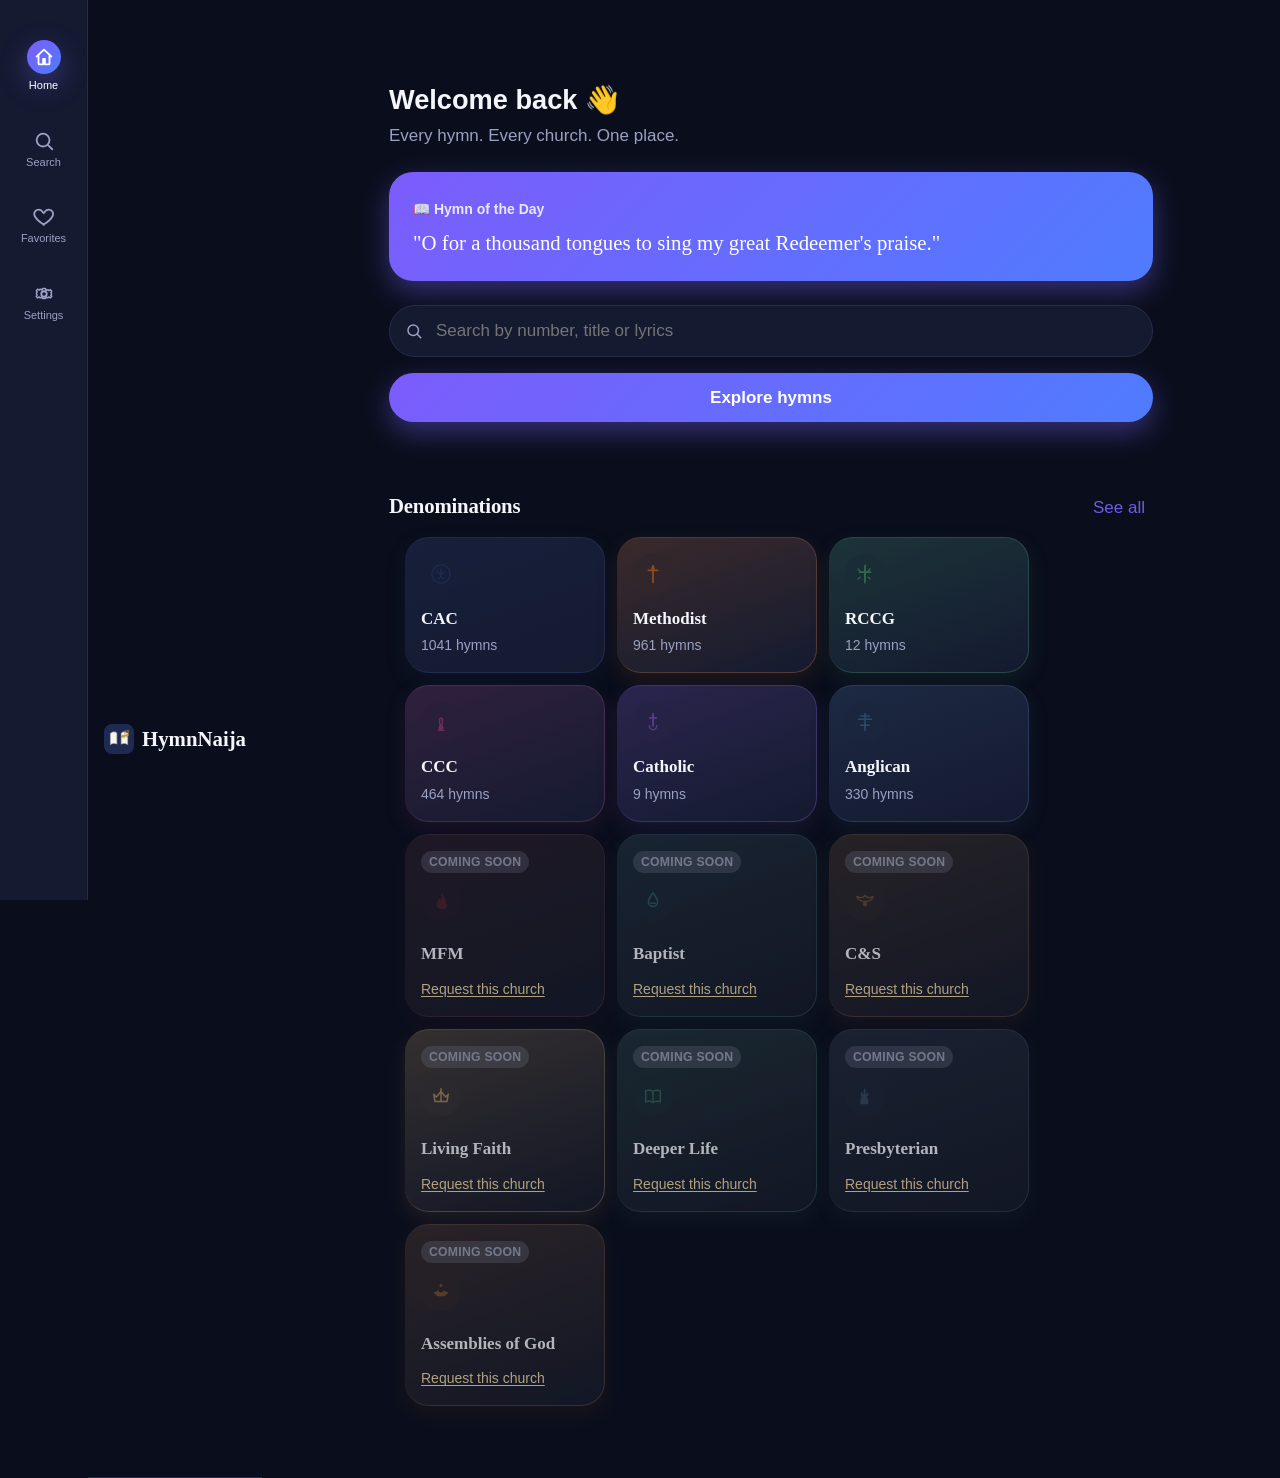
<file: index.html>
<!DOCTYPE html>
<html lang="en">
<head>
<meta charset="UTF-8">
<meta name="viewport" content="width=device-width, initial-scale=1, viewport-fit=cover">
<title>HymnNaija — Every hymn. Every church. One place.</title>
<meta name="description" content="Read your church's hymn collection on your phone. Fast search, offline access, and a distraction-free reader built for Nigerian congregations.">
<meta name="theme-color" content="#1e2a52">
<link rel="manifest" href="manifest.json">
<link rel="icon" href="favicon.ico">
<link rel="apple-touch-icon" href="assets/icons/icon-180.png">
<meta name="apple-mobile-web-app-capable" content="yes">
<meta name="apple-mobile-web-app-status-bar-style" content="black-translucent">
<meta name="apple-mobile-web-app-title" content="HymnNaija">
<meta name="mobile-web-app-capable" content="yes">
<script>
  /* Applied before paint to avoid a flash of the wrong theme. */
  (function () {
    try {
      var pref = JSON.parse(localStorage.getItem("hymnnaija:theme") || '"system"');
      if (pref === "light" || pref === "dark") document.documentElement.setAttribute("data-theme", pref);
    } catch (e) {}
  })();
</script>
<link rel="stylesheet" href="css/styles.css">
</head>
<body data-page="home" class="has-tabbar">
<a class="skip-link" href="#main">Skip to content</a>
<div class="app-shell">

<nav class="tabbar" aria-label="Primary">
  <a class="tabbar__item" data-tab="home" href="index.html">
    <svg viewBox="0 0 24 24" fill="none" aria-hidden="true"><path d="M4 11.5L12 4l8 7.5" stroke="currentColor" stroke-width="2" stroke-linecap="round" stroke-linejoin="round"/><path d="M6 10v9a1 1 0 001 1h4v-6h2v6h4a1 1 0 001-1v-9" stroke="currentColor" stroke-width="2" stroke-linejoin="round"/></svg>
    Home
  </a>
  <a class="tabbar__item" data-tab="search" href="search.html">
    <svg viewBox="0 0 24 24" fill="none"><circle cx="11" cy="11" r="7" stroke="currentColor" stroke-width="2"/><path d="M21 21l-4.3-4.3" stroke="currentColor" stroke-width="2" stroke-linecap="round"/></svg>
    Search
  </a>
  <a class="tabbar__item" data-tab="favorites" href="favorites.html">
    <svg viewBox="0 0 24 24" fill="none"><path d="M12 20.5s-7.5-4.6-10-9.3C.4 7.6 2.3 4 6 4c2.1 0 3.7 1.1 4.6 2.7C11.3 8.1 12 8.1 12.7 6.7 13.6 5.1 15.2 4 17.3 4c3.7 0 5.6 3.6 4 7.2-2.5 4.7-10 9.3-10 9.3z" stroke="currentColor" stroke-width="2" stroke-linejoin="round"/></svg>
    Favorites
  </a>
  <a class="tabbar__item" data-tab="settings" href="settings.html">
    <svg viewBox="0 0 24 24" fill="none"><circle cx="12" cy="12" r="3" stroke="currentColor" stroke-width="2"/><path d="M19.4 13.5a1.7 1.7 0 000-3l1.1-1.6-1.7-1.7-1.6 1.1a1.7 1.7 0 00-3 0L13.5 6h-3L9.8 7.8a1.7 1.7 0 00-3 0l-1.6-1.1-1.7 1.7 1.1 1.6a1.7 1.7 0 000 3l-1.1 1.6 1.7 1.7 1.6-1.1a1.7 1.7 0 003 0l.7 1.8h3l.7-1.8a1.7 1.7 0 003 0l1.6 1.1 1.7-1.7z" stroke="currentColor" stroke-width="1.6" stroke-linejoin="round"/></svg>
    Settings
  </a>
</nav>

<header class="topbar">
  <span class="brand-mark"><img src="assets/icons/icon-72.png" alt="" width="30" height="30">HymnNaija</span>
</header>

<main id="main">
  <section class="hero">
    <h1 class="sr-only">HymnNaija — Nigerian church hymn books</h1>
    <p class="hero__greeting">Welcome back 👋</p>
    <p class="hero__subgreeting">Every hymn. Every church. One place.</p>

    <div class="hero-card">
      <span class="hero-card__label">📖 Hymn of the Day</span>
      <p class="hero-card__verse" id="homeHymnOfDay">"O for a thousand tongues to sing my great Redeemer's praise."</p>
    </div>

    <form class="search-field" id="homeSearchForm" role="search">
      <span class="search-field__icon">
        <svg width="18" height="18" viewBox="0 0 24 24" fill="none" aria-hidden="true"><circle cx="11" cy="11" r="7" stroke="currentColor" stroke-width="2"/><path d="M21 21l-4.3-4.3" stroke="currentColor" stroke-width="2" stroke-linecap="round"/></svg>
      </span>
      <label class="sr-only" for="homeSearchInput">Search hymns by number, title or lyrics</label>
      <input type="search" id="homeSearchInput" placeholder="Search by number, title or lyrics">
    </form>

    <a class="btn btn--primary btn--block" href="browse.html">Explore hymns</a>
  </section>

  <section aria-labelledby="denomHeading">
    <div class="section-heading">
      <h2 id="denomHeading">Denominations</h2>
      <a class="btn--text" href="browse.html">See all</a>
    </div>
    <div class="denom-scroller" id="homeDenomScroller" aria-live="polite">
      <div class="skeleton" style="width:148px;height:88px;flex-shrink:0"></div>
      <div class="skeleton" style="width:148px;height:88px;flex-shrink:0"></div>
      <div class="skeleton" style="width:148px;height:88px;flex-shrink:0"></div>
    </div>
  </section>

  <section id="homeRecentsSection" aria-labelledby="recentsHeading" hidden>
    <div class="section-heading">
      <h2 id="recentsHeading">Recently viewed</h2>
    </div>
    <ul class="hymn-list" id="homeRecentsList" style="display:flex;flex-direction:column;gap:var(--sp-2);"></ul>
  </section>
</main>
</div>

<script src="js/app.bundle.js"></script>
</body>
</html>
</file>
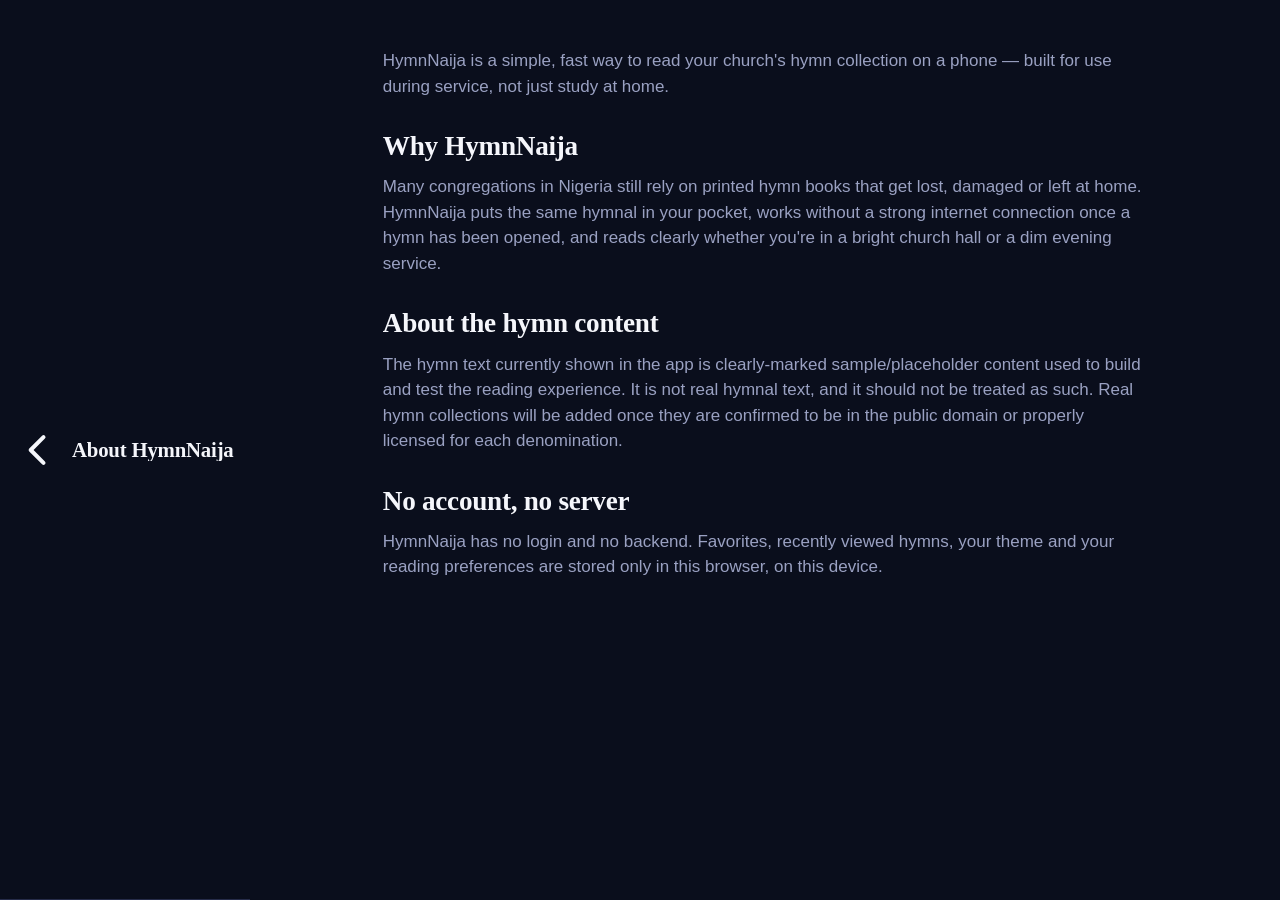
<file: about.html>
<!DOCTYPE html>
<html lang="en">
<head>
<meta charset="UTF-8">
<meta name="viewport" content="width=device-width, initial-scale=1, viewport-fit=cover">
<title>About · HymnNaija</title>
<meta name="description" content="Learn about HymnNaija, a free hymn book app for Nigerian churches.">
<meta name="theme-color" content="#1e2a52">
<link rel="manifest" href="manifest.json">
<link rel="icon" href="favicon.ico">
<link rel="apple-touch-icon" href="assets/icons/icon-180.png">
<meta name="apple-mobile-web-app-capable" content="yes">
<meta name="apple-mobile-web-app-status-bar-style" content="black-translucent">
<meta name="apple-mobile-web-app-title" content="HymnNaija">
<meta name="mobile-web-app-capable" content="yes">
<script>
  (function () {
    try {
      var pref = JSON.parse(localStorage.getItem("hymnnaija:theme") || '"system"');
      if (pref === "light" || pref === "dark") document.documentElement.setAttribute("data-theme", pref);
    } catch (e) {}
  })();
</script>
<link rel="stylesheet" href="css/styles.css">
</head>
<body data-page="settings">
<div class="app-shell">
<header class="topbar">
  <a class="topbar__back" href="settings.html" aria-label="Back to settings">
    <svg viewBox="0 0 24 24" fill="none" aria-hidden="true"><path d="M15 5l-7 7 7 7" stroke="currentColor" stroke-width="2.2" stroke-linecap="round" stroke-linejoin="round"/></svg>
  </a>
  <h1 class="topbar__title">About HymnNaija</h1>
</header>
<main id="main" class="doc-page">
  <p>HymnNaija is a simple, fast way to read your church's hymn collection on a phone — built for use during service, not just study at home.</p>

  <h2>Why HymnNaija</h2>
  <p>Many congregations in Nigeria still rely on printed hymn books that get lost, damaged or left at home. HymnNaija puts the same hymnal in your pocket, works without a strong internet connection once a hymn has been opened, and reads clearly whether you're in a bright church hall or a dim evening service.</p>

  <h2>About the hymn content</h2>
  <p>The hymn text currently shown in the app is clearly-marked sample/placeholder content used to build and test the reading experience. It is not real hymnal text, and it should not be treated as such. Real hymn collections will be added once they are confirmed to be in the public domain or properly licensed for each denomination.</p>

  <h2>No account, no server</h2>
  <p>HymnNaija has no login and no backend. Favorites, recently viewed hymns, your theme and your reading preferences are stored only in this browser, on this device.</p>
</main>
</div>
<script src="js/app.bundle.js"></script>
</body>
</html>
</file>
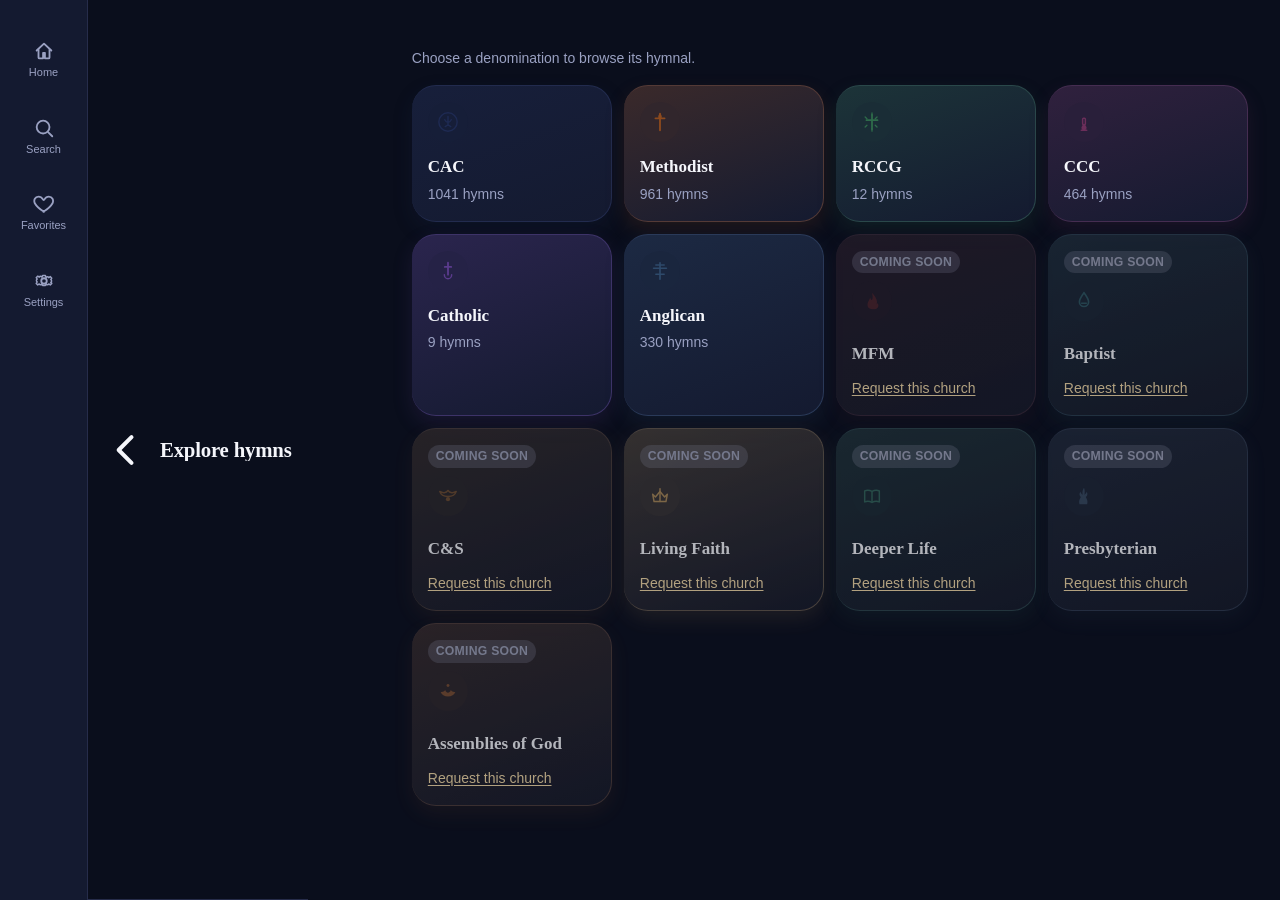
<file: browse.html>
<!DOCTYPE html>
<html lang="en">
<head>
<meta charset="UTF-8">
<meta name="viewport" content="width=device-width, initial-scale=1, viewport-fit=cover">
<title>Explore hymns · HymnNaija</title>
<meta name="description" content="Browse every denomination available on HymnNaija.">
<meta name="theme-color" content="#1e2a52">
<link rel="manifest" href="manifest.json">
<link rel="icon" href="favicon.ico">
<link rel="apple-touch-icon" href="assets/icons/icon-180.png">
<meta name="apple-mobile-web-app-capable" content="yes">
<meta name="apple-mobile-web-app-status-bar-style" content="black-translucent">
<meta name="apple-mobile-web-app-title" content="HymnNaija">
<meta name="mobile-web-app-capable" content="yes">
<script>
  (function () {
    try {
      var pref = JSON.parse(localStorage.getItem("hymnnaija:theme") || '"system"');
      if (pref === "light" || pref === "dark") document.documentElement.setAttribute("data-theme", pref);
    } catch (e) {}
  })();
</script>
<link rel="stylesheet" href="css/styles.css">
</head>
<body data-page="browse" class="has-tabbar">
<a class="skip-link" href="#main">Skip to content</a>
<div class="app-shell">

<nav class="tabbar" aria-label="Primary">
  <a class="tabbar__item" data-tab="home" href="index.html">
    <svg viewBox="0 0 24 24" fill="none" aria-hidden="true"><path d="M4 11.5L12 4l8 7.5" stroke="currentColor" stroke-width="2" stroke-linecap="round" stroke-linejoin="round"/><path d="M6 10v9a1 1 0 001 1h4v-6h2v6h4a1 1 0 001-1v-9" stroke="currentColor" stroke-width="2" stroke-linejoin="round"/></svg>
    Home
  </a>
  <a class="tabbar__item" data-tab="search" href="search.html">
    <svg viewBox="0 0 24 24" fill="none" aria-hidden="true"><circle cx="11" cy="11" r="7" stroke="currentColor" stroke-width="2"/><path d="M21 21l-4.3-4.3" stroke="currentColor" stroke-width="2" stroke-linecap="round"/></svg>
    Search
  </a>
  <a class="tabbar__item" data-tab="favorites" href="favorites.html">
    <svg viewBox="0 0 24 24" fill="none" aria-hidden="true"><path d="M12 20.5s-7.5-4.6-10-9.3C.4 7.6 2.3 4 6 4c2.1 0 3.7 1.1 4.6 2.7C11.3 8.1 12 8.1 12.7 6.7 13.6 5.1 15.2 4 17.3 4c3.7 0 5.6 3.6 4 7.2-2.5 4.7-10 9.3-10 9.3z" stroke="currentColor" stroke-width="2" stroke-linejoin="round"/></svg>
    Favorites
  </a>
  <a class="tabbar__item" data-tab="settings" href="settings.html">
    <svg viewBox="0 0 24 24" fill="none" aria-hidden="true"><circle cx="12" cy="12" r="3" stroke="currentColor" stroke-width="2"/><path d="M19.4 13.5a1.7 1.7 0 000-3l1.1-1.6-1.7-1.7-1.6 1.1a1.7 1.7 0 00-3 0L13.5 6h-3L9.8 7.8a1.7 1.7 0 00-3 0l-1.6-1.1-1.7 1.7 1.1 1.6a1.7 1.7 0 000 3l-1.1 1.6 1.7 1.7 1.6-1.1a1.7 1.7 0 003 0l.7 1.8h3l.7-1.8a1.7 1.7 0 003 0l1.6 1.1 1.7-1.7z" stroke="currentColor" stroke-width="1.6" stroke-linejoin="round"/></svg>
    Settings
  </a>
</nav>

<header class="topbar">
  <a class="topbar__back" href="index.html" aria-label="Back to home">
    <svg viewBox="0 0 24 24" fill="none" aria-hidden="true"><path d="M15 5l-7 7 7 7" stroke="currentColor" stroke-width="2.2" stroke-linecap="round" stroke-linejoin="round"/></svg>
  </a>
  <h1 class="topbar__title">Explore hymns</h1>
</header>

<main id="main">
  <p class="eyebrow-label" style="margin-bottom:var(--sp-4)">Choose a denomination to browse its hymnal.</p>
  <div class="denom-grid" id="browseGrid" aria-live="polite"></div>
</main>
</div>

<script src="js/app.bundle.js"></script>
</body>
</html>
</file>
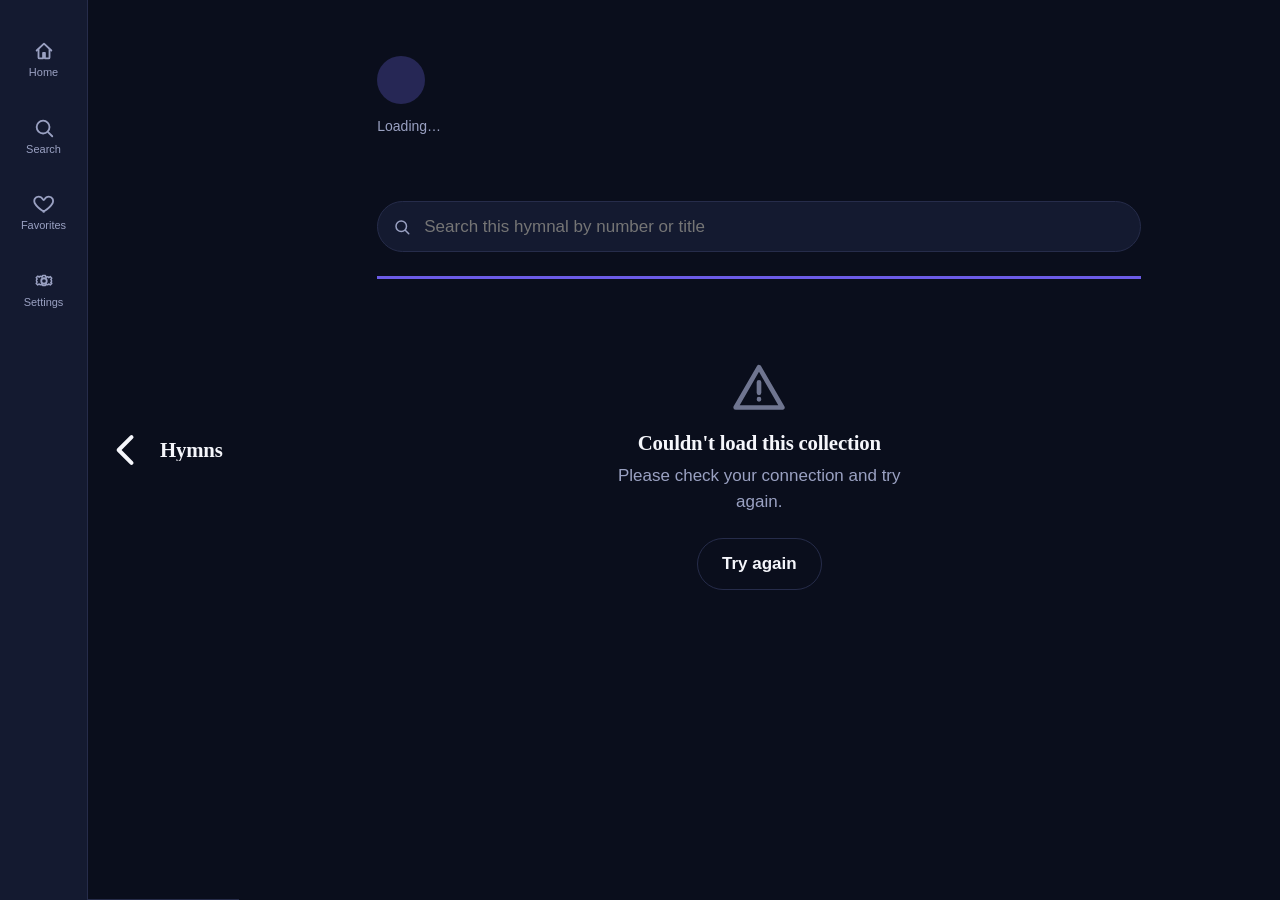
<file: denomination.html>
<!DOCTYPE html>
<html lang="en">
<head>
<meta charset="UTF-8">
<meta name="viewport" content="width=device-width, initial-scale=1, viewport-fit=cover">
<title>Hymns · HymnNaija</title>
<meta name="description" content="Browse the full hymn book for this church — search by number, title or lyrics.">
<meta name="theme-color" content="#1e2a52">
<link rel="manifest" href="manifest.json">
<link rel="icon" href="favicon.ico">
<link rel="apple-touch-icon" href="assets/icons/icon-180.png">
<meta name="apple-mobile-web-app-capable" content="yes">
<meta name="apple-mobile-web-app-status-bar-style" content="black-translucent">
<meta name="apple-mobile-web-app-title" content="HymnNaija">
<meta name="mobile-web-app-capable" content="yes">
<script>
  (function () {
    try {
      var pref = JSON.parse(localStorage.getItem("hymnnaija:theme") || '"system"');
      if (pref === "light" || pref === "dark") document.documentElement.setAttribute("data-theme", pref);
    } catch (e) {}
  })();
</script>
<link rel="stylesheet" href="css/styles.css">
</head>
<body data-page="browse" class="has-tabbar">
<a class="skip-link" href="#main">Skip to content</a>
<div class="app-shell">

<nav class="tabbar" aria-label="Primary">
  <a class="tabbar__item" data-tab="home" href="index.html">
    <svg viewBox="0 0 24 24" fill="none" aria-hidden="true"><path d="M4 11.5L12 4l8 7.5" stroke="currentColor" stroke-width="2" stroke-linecap="round" stroke-linejoin="round"/><path d="M6 10v9a1 1 0 001 1h4v-6h2v6h4a1 1 0 001-1v-9" stroke="currentColor" stroke-width="2" stroke-linejoin="round"/></svg>
    Home
  </a>
  <a class="tabbar__item" data-tab="search" href="search.html">
    <svg viewBox="0 0 24 24" fill="none" aria-hidden="true"><circle cx="11" cy="11" r="7" stroke="currentColor" stroke-width="2"/><path d="M21 21l-4.3-4.3" stroke="currentColor" stroke-width="2" stroke-linecap="round"/></svg>
    Search
  </a>
  <a class="tabbar__item" data-tab="favorites" href="favorites.html">
    <svg viewBox="0 0 24 24" fill="none" aria-hidden="true"><path d="M12 20.5s-7.5-4.6-10-9.3C.4 7.6 2.3 4 6 4c2.1 0 3.7 1.1 4.6 2.7C11.3 8.1 12 8.1 12.7 6.7 13.6 5.1 15.2 4 17.3 4c3.7 0 5.6 3.6 4 7.2-2.5 4.7-10 9.3-10 9.3z" stroke="currentColor" stroke-width="2" stroke-linejoin="round"/></svg>
    Favorites
  </a>
  <a class="tabbar__item" data-tab="settings" href="settings.html">
    <svg viewBox="0 0 24 24" fill="none" aria-hidden="true"><circle cx="12" cy="12" r="3" stroke="currentColor" stroke-width="2"/><path d="M19.4 13.5a1.7 1.7 0 000-3l1.1-1.6-1.7-1.7-1.6 1.1a1.7 1.7 0 00-3 0L13.5 6h-3L9.8 7.8a1.7 1.7 0 00-3 0l-1.6-1.1-1.7 1.7 1.1 1.6a1.7 1.7 0 000 3l-1.1 1.6 1.7 1.7 1.6-1.1a1.7 1.7 0 003 0l.7 1.8h3l.7-1.8a1.7 1.7 0 003 0l1.6 1.1 1.7-1.7z" stroke="currentColor" stroke-width="1.6" stroke-linejoin="round"/></svg>
    Settings
  </a>
</nav>

<header class="topbar">
  <a class="topbar__back" href="browse.html" aria-label="Back to all denominations">
    <svg viewBox="0 0 24 24" fill="none" aria-hidden="true"><path d="M15 5l-7 7 7 7" stroke="currentColor" stroke-width="2.2" stroke-linecap="round" stroke-linejoin="round"/></svg>
  </a>
  <h1 class="topbar__title" id="topbarTitle">Hymns</h1>
</header>

<main id="main">
  <div class="denom-header" id="denomHeader">
    <div class="denom-header__emblem" id="denomEmblem" aria-hidden="true"></div>
    <div class="denom-header__book" id="denomBook">Loading…</div>
    <h2 class="denom-header__name" id="denomName">&nbsp;</h2>

    <div class="search-field">
      <span class="search-field__icon">
        <svg width="18" height="18" viewBox="0 0 24 24" fill="none" aria-hidden="true"><circle cx="11" cy="11" r="7" stroke="currentColor" stroke-width="2"/><path d="M21 21l-4.3-4.3" stroke="currentColor" stroke-width="2" stroke-linecap="round"/></svg>
      </span>
      <label class="sr-only" for="denomSearchInput">Search within this hymnal</label>
      <input type="search" id="denomSearchInput" placeholder="Search this hymnal by number or title">
      <button type="button" class="search-field__clear" id="denomSearchClear" aria-label="Clear search">
        <svg viewBox="0 0 24 24" fill="none" aria-hidden="true"><path d="M6 6l12 12M18 6L6 18" stroke="currentColor" stroke-width="2" stroke-linecap="round"/></svg>
      </button>
    </div>
  </div>

  <ul class="hymn-list" id="denomHymnList" aria-live="polite"></ul>
  <div id="denomEmpty" hidden></div>

  <div id="denomLoadMoreWrap" style="text-align:center;margin-top:var(--sp-5)" hidden>
    <button type="button" class="btn btn--ghost" id="denomLoadMoreBtn">Load more hymns</button>
  </div>
</main>
</div>

<script src="js/app.bundle.js"></script>
</body>
</html>
</file>
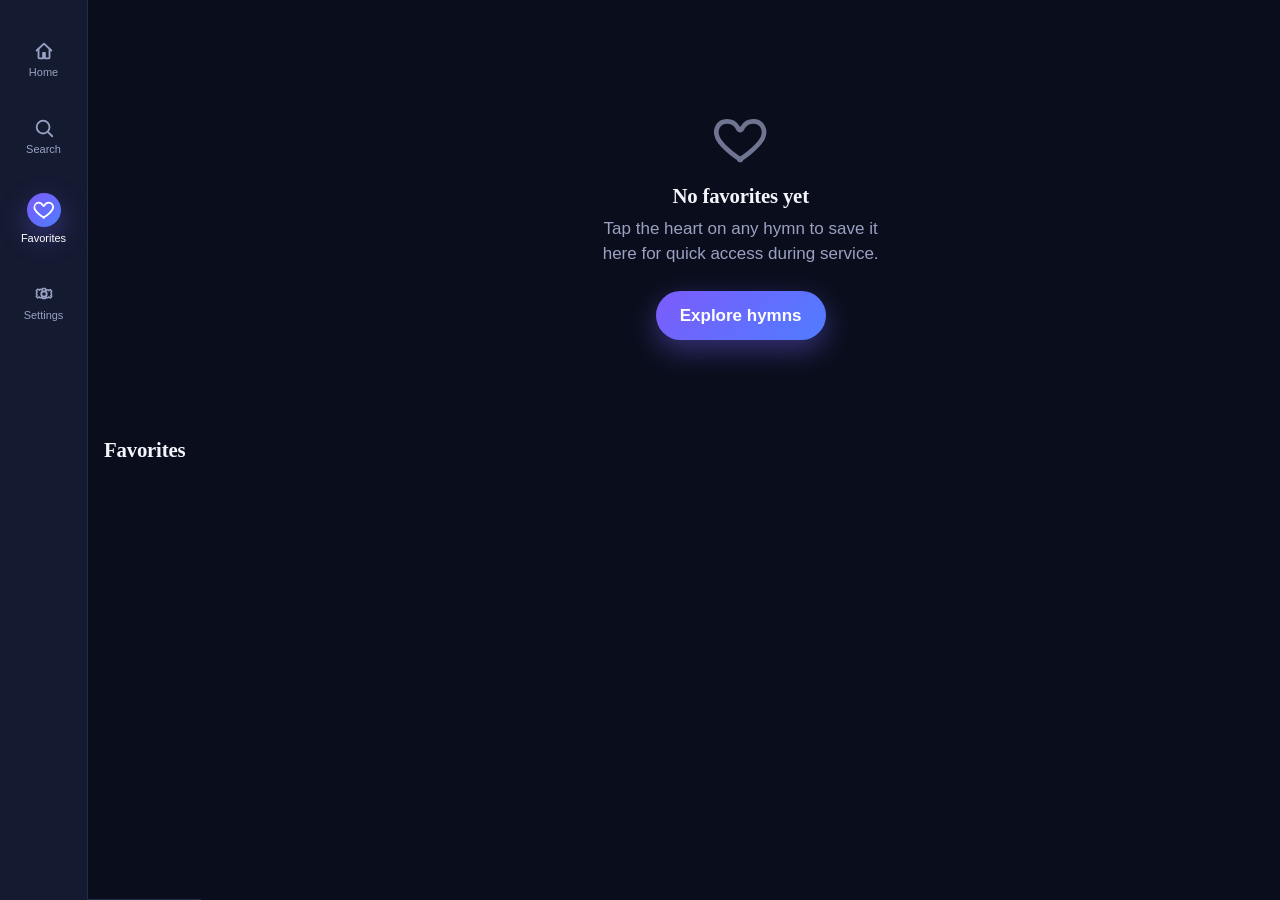
<file: favorites.html>
<!DOCTYPE html>
<html lang="en">
<head>
<meta charset="UTF-8">
<meta name="viewport" content="width=device-width, initial-scale=1, viewport-fit=cover">
<title>Favorites · HymnNaija</title>
<meta name="description" content="Your saved hymns, grouped by church, for quick access anytime.">
<meta name="theme-color" content="#1e2a52">
<link rel="manifest" href="manifest.json">
<link rel="icon" href="favicon.ico">
<link rel="apple-touch-icon" href="assets/icons/icon-180.png">
<meta name="apple-mobile-web-app-capable" content="yes">
<meta name="apple-mobile-web-app-status-bar-style" content="black-translucent">
<meta name="apple-mobile-web-app-title" content="HymnNaija">
<meta name="mobile-web-app-capable" content="yes">
<script>
  (function () {
    try {
      var pref = JSON.parse(localStorage.getItem("hymnnaija:theme") || '"system"');
      if (pref === "light" || pref === "dark") document.documentElement.setAttribute("data-theme", pref);
    } catch (e) {}
  })();
</script>
<link rel="stylesheet" href="css/styles.css">
</head>
<body data-page="favorites" class="has-tabbar">
<a class="skip-link" href="#main">Skip to content</a>
<div class="app-shell">

<nav class="tabbar" aria-label="Primary">
  <a class="tabbar__item" data-tab="home" href="index.html">
    <svg viewBox="0 0 24 24" fill="none" aria-hidden="true"><path d="M4 11.5L12 4l8 7.5" stroke="currentColor" stroke-width="2" stroke-linecap="round" stroke-linejoin="round"/><path d="M6 10v9a1 1 0 001 1h4v-6h2v6h4a1 1 0 001-1v-9" stroke="currentColor" stroke-width="2" stroke-linejoin="round"/></svg>
    Home
  </a>
  <a class="tabbar__item" data-tab="search" href="search.html">
    <svg viewBox="0 0 24 24" fill="none" aria-hidden="true"><circle cx="11" cy="11" r="7" stroke="currentColor" stroke-width="2"/><path d="M21 21l-4.3-4.3" stroke="currentColor" stroke-width="2" stroke-linecap="round"/></svg>
    Search
  </a>
  <a class="tabbar__item" data-tab="favorites" href="favorites.html">
    <svg viewBox="0 0 24 24" fill="none" aria-hidden="true"><path d="M12 20.5s-7.5-4.6-10-9.3C.4 7.6 2.3 4 6 4c2.1 0 3.7 1.1 4.6 2.7C11.3 8.1 12 8.1 12.7 6.7 13.6 5.1 15.2 4 17.3 4c3.7 0 5.6 3.6 4 7.2-2.5 4.7-10 9.3-10 9.3z" stroke="currentColor" stroke-width="2" stroke-linejoin="round"/></svg>
    Favorites
  </a>
  <a class="tabbar__item" data-tab="settings" href="settings.html">
    <svg viewBox="0 0 24 24" fill="none" aria-hidden="true"><circle cx="12" cy="12" r="3" stroke="currentColor" stroke-width="2"/><path d="M19.4 13.5a1.7 1.7 0 000-3l1.1-1.6-1.7-1.7-1.6 1.1a1.7 1.7 0 00-3 0L13.5 6h-3L9.8 7.8a1.7 1.7 0 00-3 0l-1.6-1.1-1.7 1.7 1.1 1.6a1.7 1.7 0 000 3l-1.1 1.6 1.7 1.7 1.6-1.1a1.7 1.7 0 003 0l.7 1.8h3l.7-1.8a1.7 1.7 0 003 0l1.6 1.1 1.7-1.7z" stroke="currentColor" stroke-width="1.6" stroke-linejoin="round"/></svg>
    Settings
  </a>
</nav>

<header class="topbar">
  <h1 class="topbar__title">Favorites</h1>
</header>

<main id="main">
  <div id="favoritesContainer" aria-live="polite"></div>
</main>
</div>

<script src="js/app.bundle.js"></script>
</body>
</html>
</file>
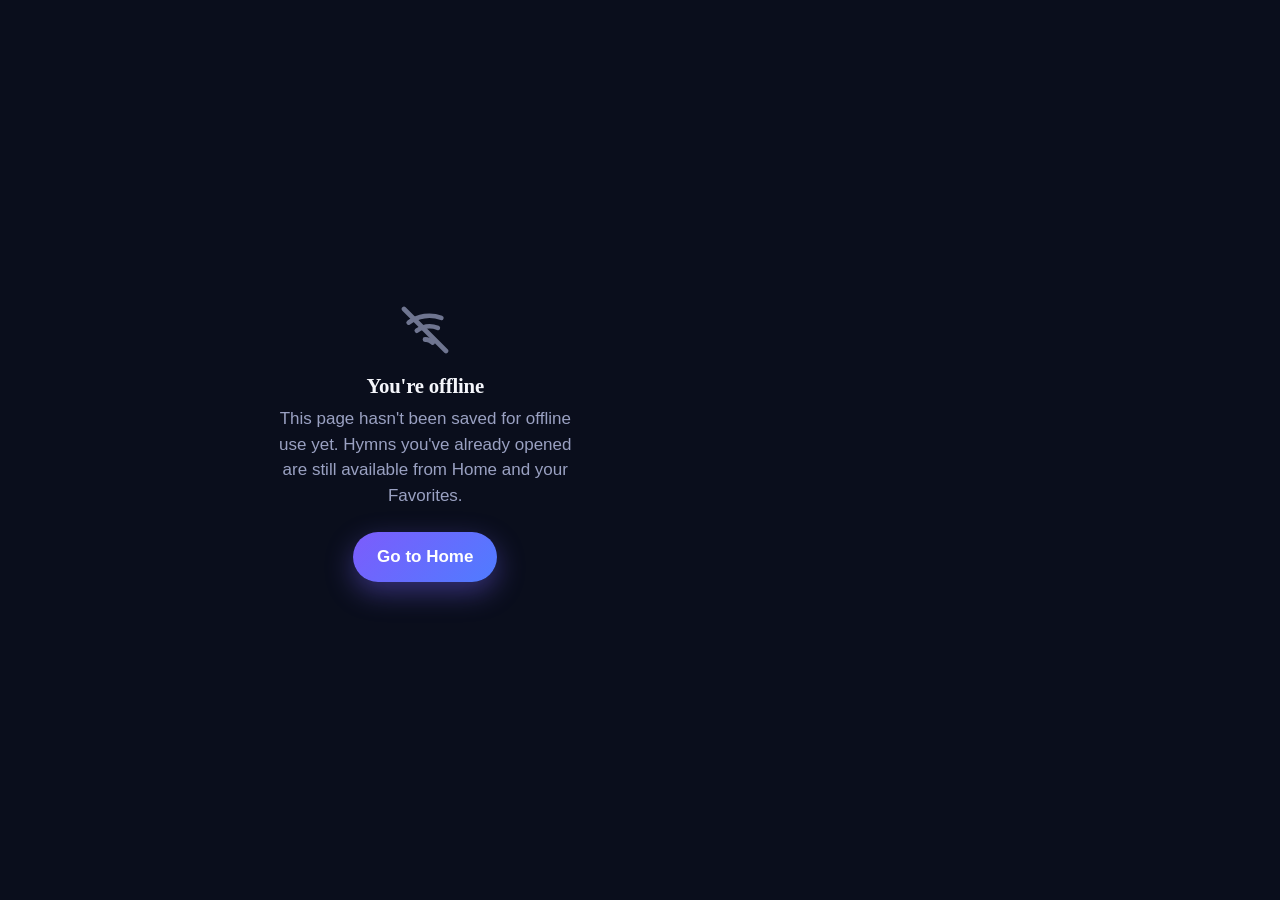
<file: offline.html>
<!DOCTYPE html>
<html lang="en">
<head>
<meta charset="UTF-8">
<meta name="viewport" content="width=device-width, initial-scale=1, viewport-fit=cover">
<title>You're offline · HymnNaija</title>
<meta name="description" content="You're currently offline. Previously viewed hymns are still available.">
<meta name="theme-color" content="#1e2a52">
<link rel="icon" href="favicon.ico">
<script>
  (function () {
    try {
      var pref = JSON.parse(localStorage.getItem("hymnnaija:theme") || '"system"');
      if (pref === "light" || pref === "dark") document.documentElement.setAttribute("data-theme", pref);
    } catch (e) {}
  })();
</script>
<link rel="stylesheet" href="css/styles.css">
</head>
<body data-page="offline">
<div class="app-shell">
<main id="main" style="display:flex;align-items:center;min-height:100dvh;">
  <div class="state-block" style="padding:var(--sp-6) var(--sp-4)">
    <div class="state-block__icon">
      <svg viewBox="0 0 24 24" fill="none" aria-hidden="true"><path d="M3 3l18 18" stroke="currentColor" stroke-width="2" stroke-linecap="round"/><path d="M5 8.8a15 15 0 0114-2M8.5 12.3a9.5 9.5 0 019-1.2M12 16v.1M12 16a4.7 4.7 0 013.3 1.4" stroke="currentColor" stroke-width="2" stroke-linecap="round"/></svg>
    </div>
    <h3>You're offline</h3>
    <p>This page hasn't been saved for offline use yet. Hymns you've already opened are still available from Home and your Favorites.</p>
    <a class="btn btn--primary" href="index.html">Go to Home</a>
  </div>
</main>
</div>
</body>
</html>
</file>
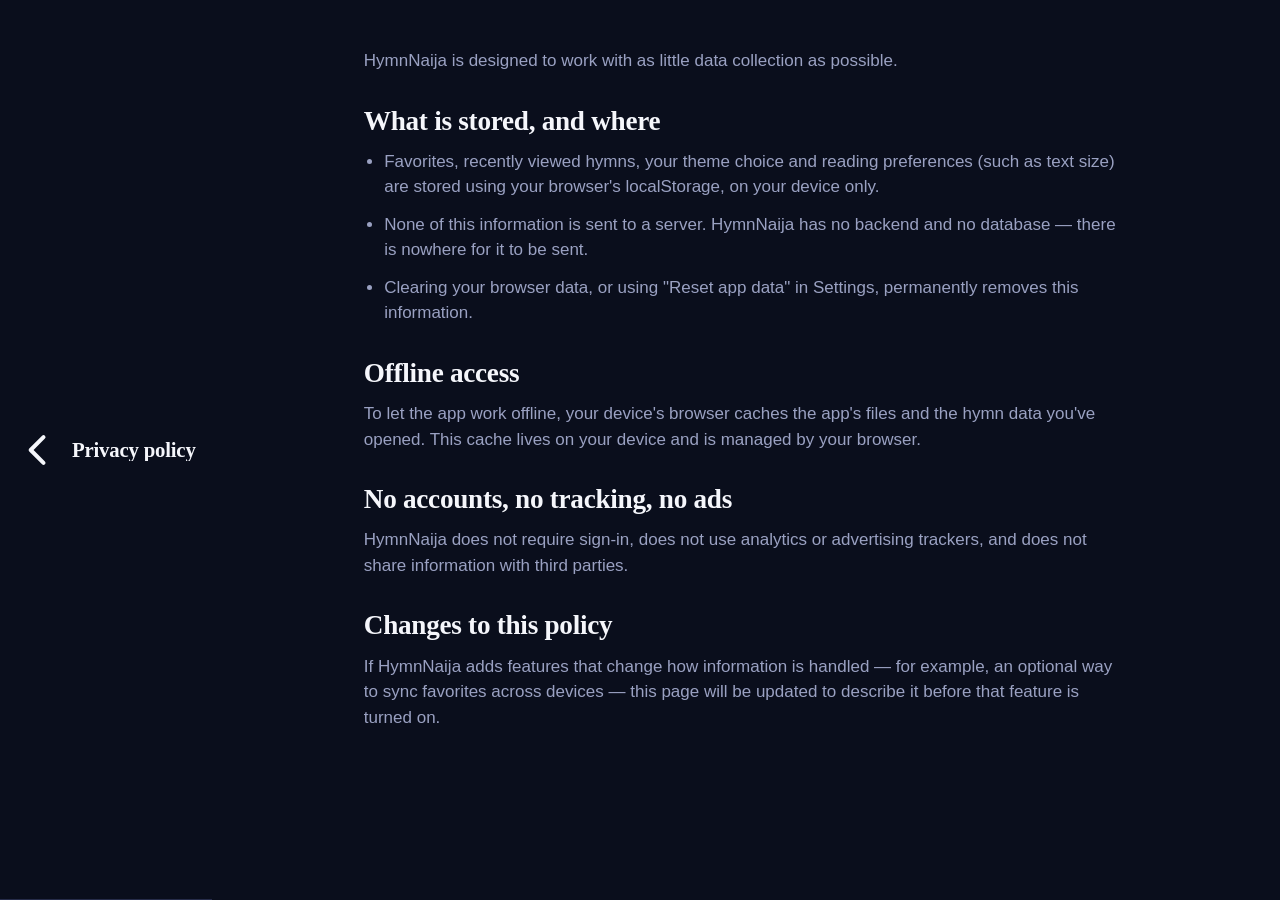
<file: privacy.html>
<!DOCTYPE html>
<html lang="en">
<head>
<meta charset="UTF-8">
<meta name="viewport" content="width=device-width, initial-scale=1, viewport-fit=cover">
<title>Privacy policy · HymnNaija</title>
<meta name="description" content="HymnNaija's privacy policy — what data is stored and how it's used.">
<meta name="theme-color" content="#1e2a52">
<link rel="manifest" href="manifest.json">
<link rel="icon" href="favicon.ico">
<link rel="apple-touch-icon" href="assets/icons/icon-180.png">
<meta name="apple-mobile-web-app-capable" content="yes">
<meta name="apple-mobile-web-app-status-bar-style" content="black-translucent">
<meta name="apple-mobile-web-app-title" content="HymnNaija">
<meta name="mobile-web-app-capable" content="yes">
<script>
  (function () {
    try {
      var pref = JSON.parse(localStorage.getItem("hymnnaija:theme") || '"system"');
      if (pref === "light" || pref === "dark") document.documentElement.setAttribute("data-theme", pref);
    } catch (e) {}
  })();
</script>
<link rel="stylesheet" href="css/styles.css">
</head>
<body data-page="settings">
<div class="app-shell">
<header class="topbar">
  <a class="topbar__back" href="settings.html" aria-label="Back to settings">
    <svg viewBox="0 0 24 24" fill="none" aria-hidden="true"><path d="M15 5l-7 7 7 7" stroke="currentColor" stroke-width="2.2" stroke-linecap="round" stroke-linejoin="round"/></svg>
  </a>
  <h1 class="topbar__title">Privacy policy</h1>
</header>
<main id="main" class="doc-page">
  <p>HymnNaija is designed to work with as little data collection as possible.</p>

  <h2>What is stored, and where</h2>
  <ul>
    <li>Favorites, recently viewed hymns, your theme choice and reading preferences (such as text size) are stored using your browser's localStorage, on your device only.</li>
    <li>None of this information is sent to a server. HymnNaija has no backend and no database — there is nowhere for it to be sent.</li>
    <li>Clearing your browser data, or using "Reset app data" in Settings, permanently removes this information.</li>
  </ul>

  <h2>Offline access</h2>
  <p>To let the app work offline, your device's browser caches the app's files and the hymn data you've opened. This cache lives on your device and is managed by your browser.</p>

  <h2>No accounts, no tracking, no ads</h2>
  <p>HymnNaija does not require sign-in, does not use analytics or advertising trackers, and does not share information with third parties.</p>

  <h2>Changes to this policy</h2>
  <p>If HymnNaija adds features that change how information is handled — for example, an optional way to sync favorites across devices — this page will be updated to describe it before that feature is turned on.</p>
</main>
</div>
<script src="js/app.bundle.js"></script>
</body>
</html>
</file>
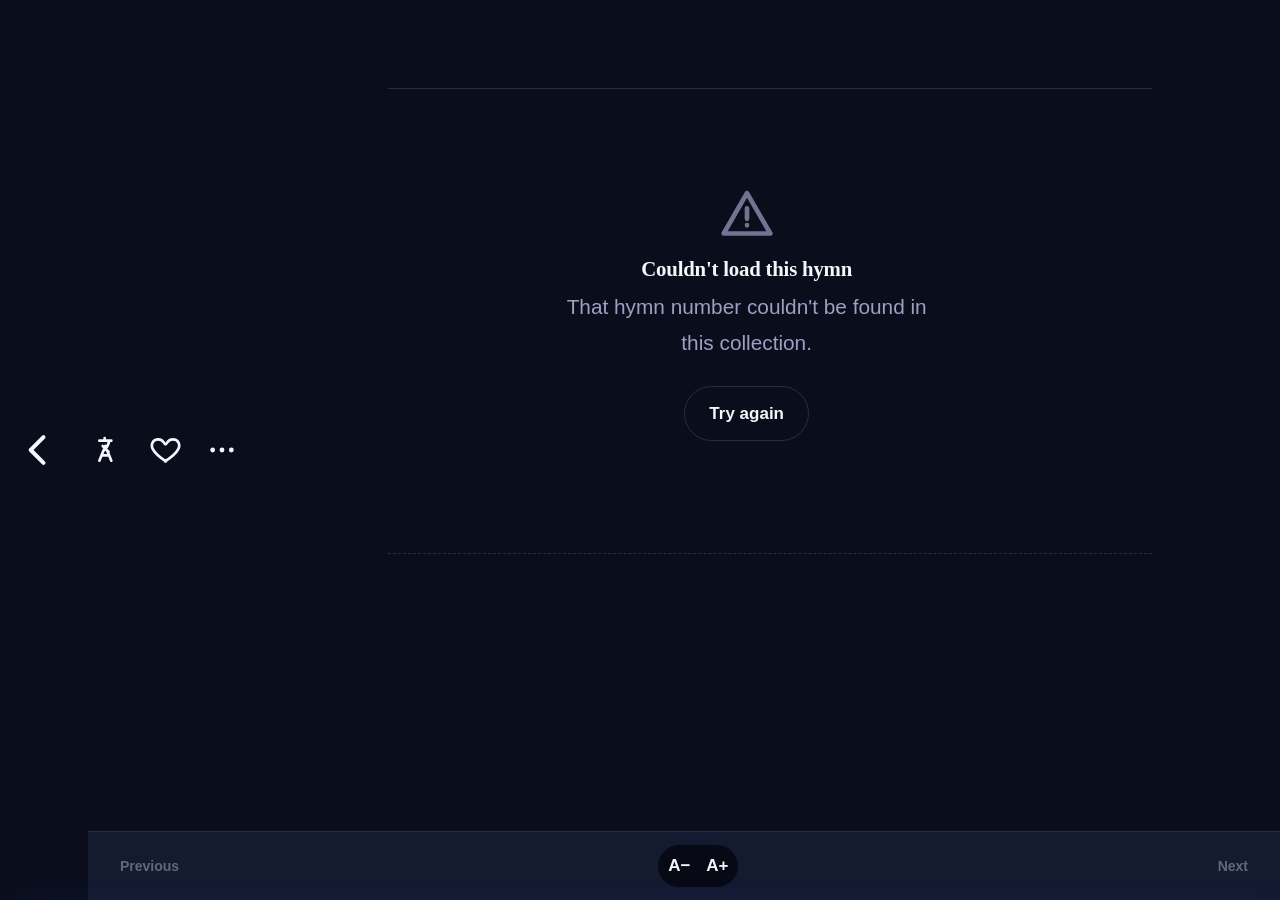
<file: reader.html>
<!DOCTYPE html>
<html lang="en">
<head>
<meta charset="UTF-8">
<meta name="viewport" content="width=device-width, initial-scale=1, viewport-fit=cover">
<title>Hymn · HymnNaija</title>
<meta name="description" content="Read hymn lyrics with adjustable text size, favorites and offline access.">
<meta name="theme-color" content="#1e2a52">
<link rel="manifest" href="manifest.json">
<link rel="icon" href="favicon.ico">
<link rel="apple-touch-icon" href="assets/icons/icon-180.png">
<meta name="apple-mobile-web-app-capable" content="yes">
<meta name="apple-mobile-web-app-status-bar-style" content="black-translucent">
<meta name="apple-mobile-web-app-title" content="HymnNaija">
<meta name="mobile-web-app-capable" content="yes">
<script>
  (function () {
    try {
      var pref = JSON.parse(localStorage.getItem("hymnnaija:theme") || '"system"');
      if (pref === "light" || pref === "dark") document.documentElement.setAttribute("data-theme", pref);
      var scale = JSON.parse(localStorage.getItem("hymnnaija:readerFontScale") || "1");
      document.documentElement.style.setProperty("--reader-scale", scale);
    } catch (e) {}
  })();
</script>
<link rel="stylesheet" href="css/styles.css">
</head>
<body data-page="reader" class="reader-shell">
<div class="app-shell">

<header class="topbar reader-topbar">
  <a class="topbar__back" href="javascript:history.back()" aria-label="Back">
    <svg viewBox="0 0 24 24" fill="none" aria-hidden="true"><path d="M15 5l-7 7 7 7" stroke="currentColor" stroke-width="2.2" stroke-linecap="round" stroke-linejoin="round"/></svg>
  </a>
  <div class="topbar__title reader-topbar__ref">
    <span class="reader-topbar__den" id="readerDenName">&nbsp;</span>
    <span class="reader-topbar__num" id="readerHymnNum">&nbsp;</span>
  </div>
  <button type="button" class="topbar__icon-btn" id="readerLangBtn" hidden aria-label="Switch language">
    <svg viewBox="0 0 24 24" fill="none" aria-hidden="true"><path d="M4 5h9M8 3v2m3.5 0c-.6 3-2 5.4-4 7.2m-1-3.2c1 1.9 2.6 3.3 4.4 4.2M4 20l4.5-11 4.5 11M6 16h5" stroke="currentColor" stroke-width="2" stroke-linecap="round" stroke-linejoin="round"/></svg>
  </button>
  <button type="button" class="topbar__icon-btn" id="readerFavBtn" aria-pressed="false" aria-label="Add to favorites">
    <svg viewBox="0 0 24 24" fill="none" aria-hidden="true"><path d="M12 20.5s-7.5-4.6-10-9.3C.4 7.6 2.3 4 6 4c2.1 0 3.7 1.1 4.6 2.7C11.3 8.1 12 8.1 12.7 6.7 13.6 5.1 15.2 4 17.3 4c3.7 0 5.6 3.6 4 7.2-2.5 4.7-10 9.3-10 9.3z" stroke="currentColor" stroke-width="2" stroke-linejoin="round"/></svg>
  </button>
  <button type="button" class="topbar__icon-btn" id="readerMoreBtn" aria-label="More options">
    <svg viewBox="0 0 24 24" fill="currentColor" aria-hidden="true"><circle cx="5" cy="12" r="1.8"/><circle cx="12" cy="12" r="1.8"/><circle cx="19" cy="12" r="1.8"/></svg>
  </button>
</header>

<main id="readerMain">
  <div class="hymn-heading" id="hymnHeading"></div>
  <div class="hymn-body" id="hymnBody"></div>
  <p class="hymn-source-note" id="hymnSourceNote"></p>
</main>

<div class="reader-bar">
  <button type="button" class="reader-bar__nav reader-bar__nav--prev" id="readerPrevBtn" disabled>
    <svg viewBox="0 0 24 24" fill="none" aria-hidden="true"><path d="M9 5l7 7-7 7" stroke="currentColor" stroke-width="2.2" stroke-linecap="round" stroke-linejoin="round"/></svg>
    Previous
  </button>
  <div class="font-stepper" role="group" aria-label="Text size">
    <button type="button" id="fontDecBtn" aria-label="Decrease text size">A−</button>
    <button type="button" id="fontIncBtn" aria-label="Increase text size">A+</button>
  </div>
  <button type="button" class="reader-bar__nav reader-bar__nav--next" id="readerNextBtn" disabled>
    Next
    <svg viewBox="0 0 24 24" fill="none" aria-hidden="true"><path d="M9 5l7 7-7 7" stroke="currentColor" stroke-width="2.2" stroke-linecap="round" stroke-linejoin="round"/></svg>
  </button>
</div>
</div>

<div class="sheet-backdrop" id="readerSheetBackdrop"></div>
<div class="sheet" id="readerSheet" role="dialog" aria-modal="true" aria-label="Hymn options">
  <div class="sheet__handle"></div>
  <button type="button" class="sheet__action" id="actionFavorite">
    <svg width="20" height="20" viewBox="0 0 24 24" fill="none" aria-hidden="true"><path d="M12 20.5s-7.5-4.6-10-9.3C.4 7.6 2.3 4 6 4c2.1 0 3.7 1.1 4.6 2.7C11.3 8.1 12 8.1 12.7 6.7 13.6 5.1 15.2 4 17.3 4c3.7 0 5.6 3.6 4 7.2-2.5 4.7-10 9.3-10 9.3z" stroke="currentColor" stroke-width="2" stroke-linejoin="round"/></svg>
    Save to favorites
  </button>
  <button type="button" class="sheet__action" id="actionShare">
    <svg width="20" height="20" viewBox="0 0 24 24" fill="none" aria-hidden="true"><circle cx="18" cy="5" r="2.5" stroke="currentColor" stroke-width="2"/><circle cx="6" cy="12" r="2.5" stroke="currentColor" stroke-width="2"/><circle cx="18" cy="19" r="2.5" stroke="currentColor" stroke-width="2"/><path d="M8.2 10.8l7.6-4.6M8.2 13.2l7.6 4.6" stroke="currentColor" stroke-width="2"/></svg>
    Share hymn
  </button>
  <button type="button" class="sheet__action" id="actionCopy">
    <svg width="20" height="20" viewBox="0 0 24 24" fill="none" aria-hidden="true"><rect x="9" y="9" width="12" height="12" rx="2" stroke="currentColor" stroke-width="2"/><path d="M5 15H4a1 1 0 01-1-1V4a1 1 0 011-1h10a1 1 0 011 1v1" stroke="currentColor" stroke-width="2"/></svg>
    Copy lyrics
  </button>
  <button type="button" class="sheet__action" data-close-sheet>
    <svg width="20" height="20" viewBox="0 0 24 24" fill="none" aria-hidden="true"><path d="M6 6l12 12M18 6L6 18" stroke="currentColor" stroke-width="2" stroke-linecap="round"/></svg>
    Close
  </button>
</div>

<script src="js/app.bundle.js"></script>
</body>
</html>
</file>
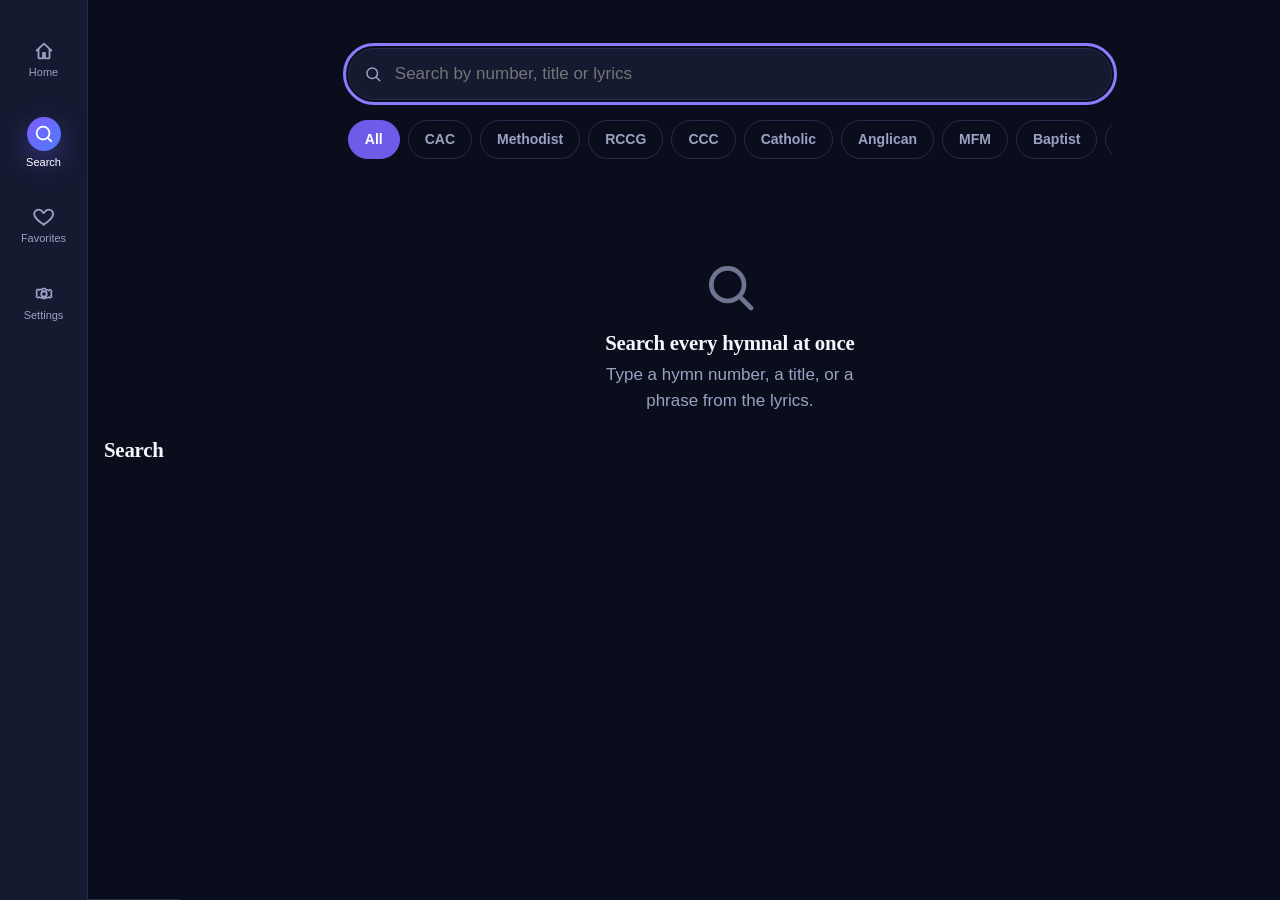
<file: search.html>
<!DOCTYPE html>
<html lang="en">
<head>
<meta charset="UTF-8">
<meta name="viewport" content="width=device-width, initial-scale=1, viewport-fit=cover">
<title>Search · HymnNaija</title>
<meta name="description" content="Search hymns across every church's hymn book by number, title or lyrics.">
<meta name="theme-color" content="#1e2a52">
<link rel="manifest" href="manifest.json">
<link rel="icon" href="favicon.ico">
<link rel="apple-touch-icon" href="assets/icons/icon-180.png">
<meta name="apple-mobile-web-app-capable" content="yes">
<meta name="apple-mobile-web-app-status-bar-style" content="black-translucent">
<meta name="apple-mobile-web-app-title" content="HymnNaija">
<meta name="mobile-web-app-capable" content="yes">
<script>
  (function () {
    try {
      var pref = JSON.parse(localStorage.getItem("hymnnaija:theme") || '"system"');
      if (pref === "light" || pref === "dark") document.documentElement.setAttribute("data-theme", pref);
    } catch (e) {}
  })();
</script>
<link rel="stylesheet" href="css/styles.css">
</head>
<body data-page="search" class="has-tabbar">
<a class="skip-link" href="#main">Skip to content</a>
<div class="app-shell">

<nav class="tabbar" aria-label="Primary">
  <a class="tabbar__item" data-tab="home" href="index.html">
    <svg viewBox="0 0 24 24" fill="none" aria-hidden="true"><path d="M4 11.5L12 4l8 7.5" stroke="currentColor" stroke-width="2" stroke-linecap="round" stroke-linejoin="round"/><path d="M6 10v9a1 1 0 001 1h4v-6h2v6h4a1 1 0 001-1v-9" stroke="currentColor" stroke-width="2" stroke-linejoin="round"/></svg>
    Home
  </a>
  <a class="tabbar__item" data-tab="search" href="search.html">
    <svg viewBox="0 0 24 24" fill="none" aria-hidden="true"><circle cx="11" cy="11" r="7" stroke="currentColor" stroke-width="2"/><path d="M21 21l-4.3-4.3" stroke="currentColor" stroke-width="2" stroke-linecap="round"/></svg>
    Search
  </a>
  <a class="tabbar__item" data-tab="favorites" href="favorites.html">
    <svg viewBox="0 0 24 24" fill="none" aria-hidden="true"><path d="M12 20.5s-7.5-4.6-10-9.3C.4 7.6 2.3 4 6 4c2.1 0 3.7 1.1 4.6 2.7C11.3 8.1 12 8.1 12.7 6.7 13.6 5.1 15.2 4 17.3 4c3.7 0 5.6 3.6 4 7.2-2.5 4.7-10 9.3-10 9.3z" stroke="currentColor" stroke-width="2" stroke-linejoin="round"/></svg>
    Favorites
  </a>
  <a class="tabbar__item" data-tab="settings" href="settings.html">
    <svg viewBox="0 0 24 24" fill="none" aria-hidden="true"><circle cx="12" cy="12" r="3" stroke="currentColor" stroke-width="2"/><path d="M19.4 13.5a1.7 1.7 0 000-3l1.1-1.6-1.7-1.7-1.6 1.1a1.7 1.7 0 00-3 0L13.5 6h-3L9.8 7.8a1.7 1.7 0 00-3 0l-1.6-1.1-1.7 1.7 1.1 1.6a1.7 1.7 0 000 3l-1.1 1.6 1.7 1.7 1.6-1.1a1.7 1.7 0 003 0l.7 1.8h3l.7-1.8a1.7 1.7 0 003 0l1.6 1.1 1.7-1.7z" stroke="currentColor" stroke-width="1.6" stroke-linejoin="round"/></svg>
    Settings
  </a>
</nav>

<header class="topbar">
  <h1 class="topbar__title">Search</h1>
</header>

<main id="main" class="search-page">
  <div class="search-field">
    <span class="search-field__icon">
      <svg width="18" height="18" viewBox="0 0 24 24" fill="none" aria-hidden="true"><circle cx="11" cy="11" r="7" stroke="currentColor" stroke-width="2"/><path d="M21 21l-4.3-4.3" stroke="currentColor" stroke-width="2" stroke-linecap="round"/></svg>
    </span>
    <label class="sr-only" for="searchInput">Search by hymn number, title or lyrics</label>
    <input type="search" id="searchInput" placeholder="Search by number, title or lyrics" autofocus>
    <button type="button" class="search-field__clear" id="searchClear" aria-label="Clear search">
      <svg viewBox="0 0 24 24" fill="none" aria-hidden="true"><path d="M6 6l12 12M18 6L6 18" stroke="currentColor" stroke-width="2" stroke-linecap="round"/></svg>
    </button>
  </div>

  <div class="search-filters" id="searchFilters" aria-label="Filter by denomination"></div>
  <p class="search-result-count" id="searchCount" aria-live="polite"></p>
  <ul class="hymn-list" id="searchResults" aria-live="polite"></ul>
</main>
</div>

<script src="js/app.bundle.js"></script>
</body>
</html>
</file>
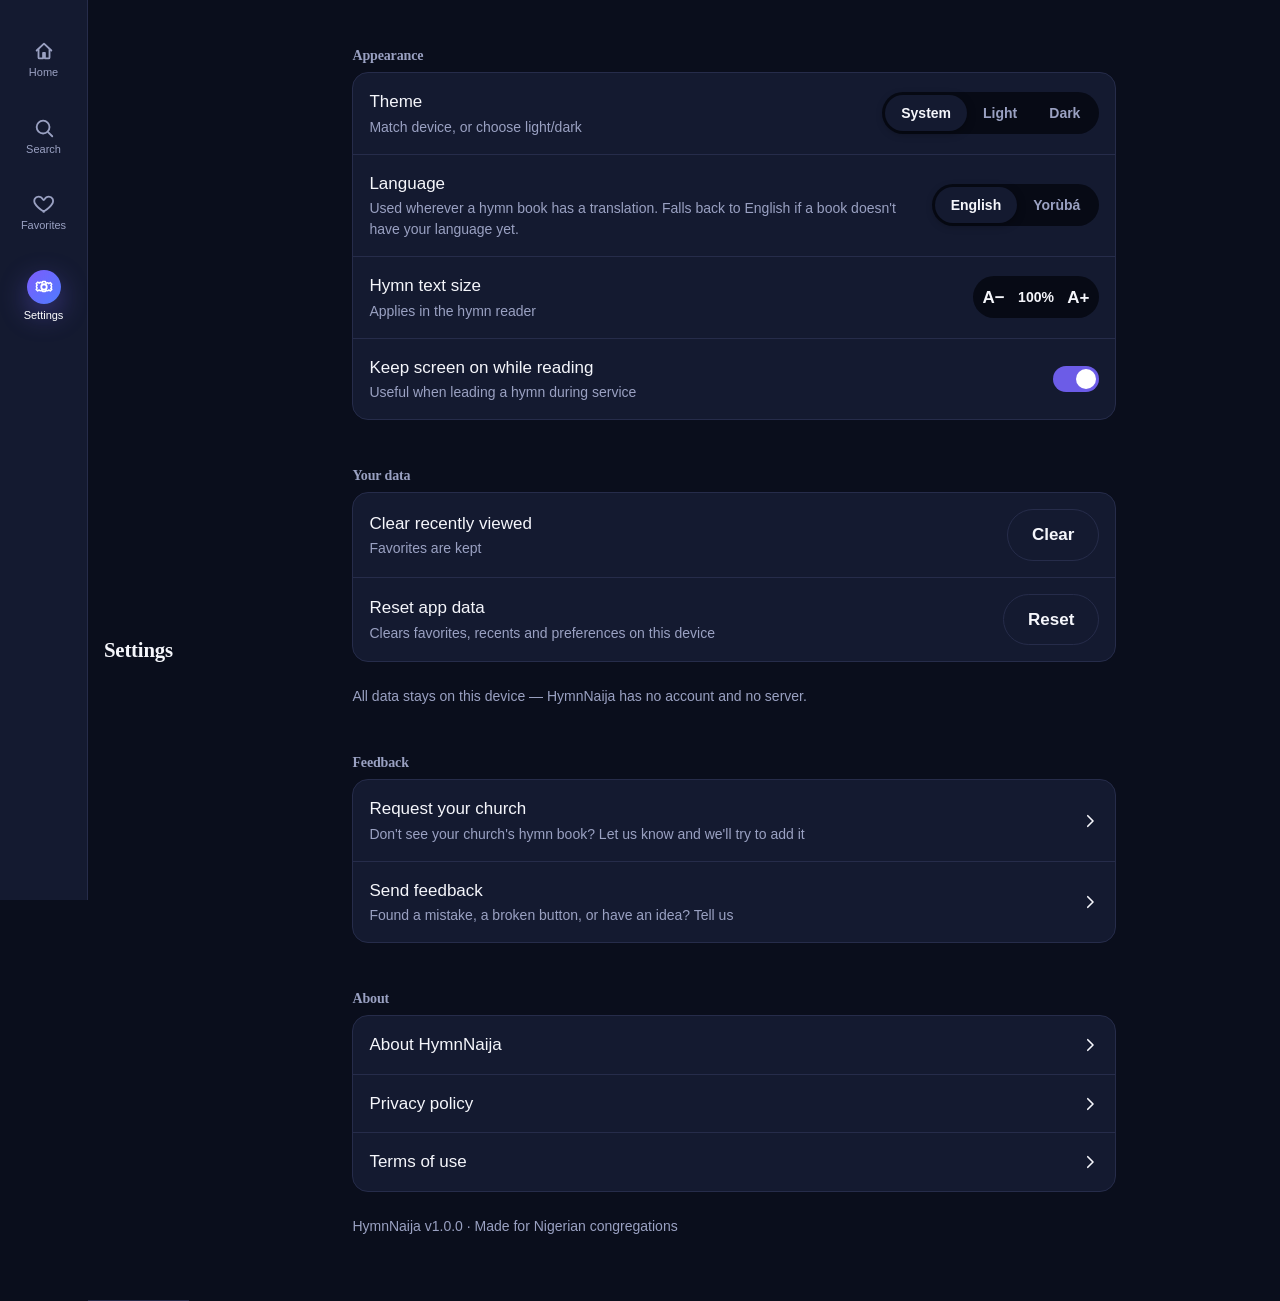
<file: settings.html>
<!DOCTYPE html>
<html lang="en">
<head>
<meta charset="UTF-8">
<meta name="viewport" content="width=device-width, initial-scale=1, viewport-fit=cover">
<title>Settings · HymnNaija</title>
<meta name="description" content="Manage theme, language, text size and other HymnNaija preferences.">
<meta name="theme-color" content="#1e2a52">
<link rel="manifest" href="manifest.json">
<link rel="icon" href="favicon.ico">
<link rel="apple-touch-icon" href="assets/icons/icon-180.png">
<meta name="apple-mobile-web-app-capable" content="yes">
<meta name="apple-mobile-web-app-status-bar-style" content="black-translucent">
<meta name="apple-mobile-web-app-title" content="HymnNaija">
<meta name="mobile-web-app-capable" content="yes">
<script>
  (function () {
    try {
      var pref = JSON.parse(localStorage.getItem("hymnnaija:theme") || '"system"');
      if (pref === "light" || pref === "dark") document.documentElement.setAttribute("data-theme", pref);
    } catch (e) {}
  })();
</script>
<link rel="stylesheet" href="css/styles.css">
</head>
<body data-page="settings" class="has-tabbar">
<a class="skip-link" href="#main">Skip to content</a>
<div class="app-shell">

<nav class="tabbar" aria-label="Primary">
  <a class="tabbar__item" data-tab="home" href="index.html">
    <svg viewBox="0 0 24 24" fill="none" aria-hidden="true"><path d="M4 11.5L12 4l8 7.5" stroke="currentColor" stroke-width="2" stroke-linecap="round" stroke-linejoin="round"/><path d="M6 10v9a1 1 0 001 1h4v-6h2v6h4a1 1 0 001-1v-9" stroke="currentColor" stroke-width="2" stroke-linejoin="round"/></svg>
    Home
  </a>
  <a class="tabbar__item" data-tab="search" href="search.html">
    <svg viewBox="0 0 24 24" fill="none" aria-hidden="true"><circle cx="11" cy="11" r="7" stroke="currentColor" stroke-width="2"/><path d="M21 21l-4.3-4.3" stroke="currentColor" stroke-width="2" stroke-linecap="round"/></svg>
    Search
  </a>
  <a class="tabbar__item" data-tab="favorites" href="favorites.html">
    <svg viewBox="0 0 24 24" fill="none" aria-hidden="true"><path d="M12 20.5s-7.5-4.6-10-9.3C.4 7.6 2.3 4 6 4c2.1 0 3.7 1.1 4.6 2.7C11.3 8.1 12 8.1 12.7 6.7 13.6 5.1 15.2 4 17.3 4c3.7 0 5.6 3.6 4 7.2-2.5 4.7-10 9.3-10 9.3z" stroke="currentColor" stroke-width="2" stroke-linejoin="round"/></svg>
    Favorites
  </a>
  <a class="tabbar__item" data-tab="settings" href="settings.html">
    <svg viewBox="0 0 24 24" fill="none" aria-hidden="true"><circle cx="12" cy="12" r="3" stroke="currentColor" stroke-width="2"/><path d="M19.4 13.5a1.7 1.7 0 000-3l1.1-1.6-1.7-1.7-1.6 1.1a1.7 1.7 0 00-3 0L13.5 6h-3L9.8 7.8a1.7 1.7 0 00-3 0l-1.6-1.1-1.7 1.7 1.1 1.6a1.7 1.7 0 000 3l-1.1 1.6 1.7 1.7 1.6-1.1a1.7 1.7 0 003 0l.7 1.8h3l.7-1.8a1.7 1.7 0 003 0l1.6 1.1 1.7-1.7z" stroke="currentColor" stroke-width="1.6" stroke-linejoin="round"/></svg>
    Settings
  </a>
</nav>

<header class="topbar">
  <h1 class="topbar__title">Settings</h1>
</header>

<main id="main">

  <section>
    <h2 class="eyebrow-label" style="margin-bottom:var(--sp-2)">Appearance</h2>
    <div class="settings-group">
      <div class="settings-row">
        <div>
          <div class="settings-row__label">Theme</div>
          <div class="settings-row__hint">Match device, or choose light/dark</div>
        </div>
        <div class="segmented" id="themeSegmented" role="group" aria-label="Theme">
          <button type="button" data-value="system">System</button>
          <button type="button" data-value="light">Light</button>
          <button type="button" data-value="dark">Dark</button>
        </div>
      </div>
      <div class="settings-row">
        <div>
          <div class="settings-row__label">Language</div>
          <div class="settings-row__hint">Used wherever a hymn book has a translation. Falls back to English if a book doesn't have your language yet.</div>
        </div>
        <div class="segmented" id="languageSegmented" role="group" aria-label="Language">
          <button type="button" data-value="en">English</button>
          <button type="button" data-value="yo">Yorùbá</button>
        </div>
      </div>
      <div class="settings-row">
        <div>
          <div class="settings-row__label">Hymn text size</div>
          <div class="settings-row__hint">Applies in the hymn reader</div>
        </div>
        <div class="font-stepper" role="group" aria-label="Hymn text size">
          <button type="button" id="settingsFontDec" aria-label="Decrease text size">A−</button>
          <span id="settingsFontValue" style="min-width:3.2em;text-align:center;font-weight:600;font-size:var(--step--1)">100%</span>
          <button type="button" id="settingsFontInc" aria-label="Increase text size">A+</button>
        </div>
      </div>
      <div class="settings-row" id="wakeLockRow">
        <div>
          <div class="settings-row__label">Keep screen on while reading</div>
          <div class="settings-row__hint">Useful when leading a hymn during service</div>
        </div>
        <button type="button" class="switch" id="wakeLockToggle" role="switch" aria-checked="true"></button>
      </div>
    </div>
  </section>

  <section id="installRow" hidden>
    <h2 class="eyebrow-label" style="margin-bottom:var(--sp-2)">App</h2>
    <div class="settings-group">
      <div class="settings-row">
        <div>
          <div class="settings-row__label">Install HymnNaija</div>
          <div class="settings-row__hint">Add to your home screen for one-tap, offline access</div>
        </div>
        <button type="button" class="btn btn--gold" id="installBtn">Install</button>
      </div>
    </div>
  </section>

  <section>
    <h2 class="eyebrow-label" style="margin-bottom:var(--sp-2)">Your data</h2>
    <div class="settings-group">
      <div class="settings-row">
        <div>
          <div class="settings-row__label">Clear recently viewed</div>
          <div class="settings-row__hint">Favorites are kept</div>
        </div>
        <button type="button" class="btn btn--ghost" id="clearRecentsBtn">Clear</button>
      </div>
      <div class="settings-row">
        <div>
          <div class="settings-row__label">Reset app data</div>
          <div class="settings-row__hint">Clears favorites, recents and preferences on this device</div>
        </div>
        <button type="button" class="btn btn--ghost" id="resetAppBtn">Reset</button>
      </div>
    </div>
    <p class="eyebrow-label">All data stays on this device — HymnNaija has no account and no server.</p>
  </section>

  <section>
    <h2 class="eyebrow-label" style="margin-bottom:var(--sp-2)">Feedback</h2>
    <div class="settings-group">
      <a class="settings-row" href="mailto:aoluwatobi928@gmail.com?subject=HymnNaija%20%E2%80%94%20Please%20add%20our%20church&body=Hi%2C%0A%0APlease%20add%20our%20church%20to%20HymnNaija.%0A%0AChurch%20name%3A%20%0AHymn%20book%20name%20(if%20known)%3A%20%0ALink%20or%20file%2C%20if%20you%20have%20one%3A%20%0A%0AThanks!">
        <div>
          <div class="settings-row__label">Request your church</div>
          <div class="settings-row__hint">Don't see your church's hymn book? Let us know and we'll try to add it</div>
        </div>
        <svg width="18" height="18" viewBox="0 0 24 24" fill="none" aria-hidden="true"><path d="M9 5l7 7-7 7" stroke="currentColor" stroke-width="2.2" stroke-linecap="round" stroke-linejoin="round"/></svg>
      </a>
      <a class="settings-row" href="mailto:aoluwatobi928@gmail.com?subject=HymnNaija%20feedback">
        <div>
          <div class="settings-row__label">Send feedback</div>
          <div class="settings-row__hint">Found a mistake, a broken button, or have an idea? Tell us</div>
        </div>
        <svg width="18" height="18" viewBox="0 0 24 24" fill="none" aria-hidden="true"><path d="M9 5l7 7-7 7" stroke="currentColor" stroke-width="2.2" stroke-linecap="round" stroke-linejoin="round"/></svg>
      </a>
    </div>
  </section>

  <section>
    <h2 class="eyebrow-label" style="margin-bottom:var(--sp-2)">About</h2>
    <div class="settings-group">
      <a class="settings-row" href="about.html">
        <div class="settings-row__label">About HymnNaija</div>
        <svg width="18" height="18" viewBox="0 0 24 24" fill="none" aria-hidden="true"><path d="M9 5l7 7-7 7" stroke="currentColor" stroke-width="2.2" stroke-linecap="round" stroke-linejoin="round"/></svg>
      </a>
      <a class="settings-row" href="privacy.html">
        <div class="settings-row__label">Privacy policy</div>
        <svg width="18" height="18" viewBox="0 0 24 24" fill="none" aria-hidden="true"><path d="M9 5l7 7-7 7" stroke="currentColor" stroke-width="2.2" stroke-linecap="round" stroke-linejoin="round"/></svg>
      </a>
      <a class="settings-row" href="terms.html">
        <div class="settings-row__label">Terms of use</div>
        <svg width="18" height="18" viewBox="0 0 24 24" fill="none" aria-hidden="true"><path d="M9 5l7 7-7 7" stroke="currentColor" stroke-width="2.2" stroke-linecap="round" stroke-linejoin="round"/></svg>
      </a>
    </div>
    <p class="eyebrow-label">HymnNaija v1.0.0 · Made for Nigerian congregations</p>
  </section>

</main>
</div>

<script src="js/app.bundle.js"></script>
</body>
</html>
</file>
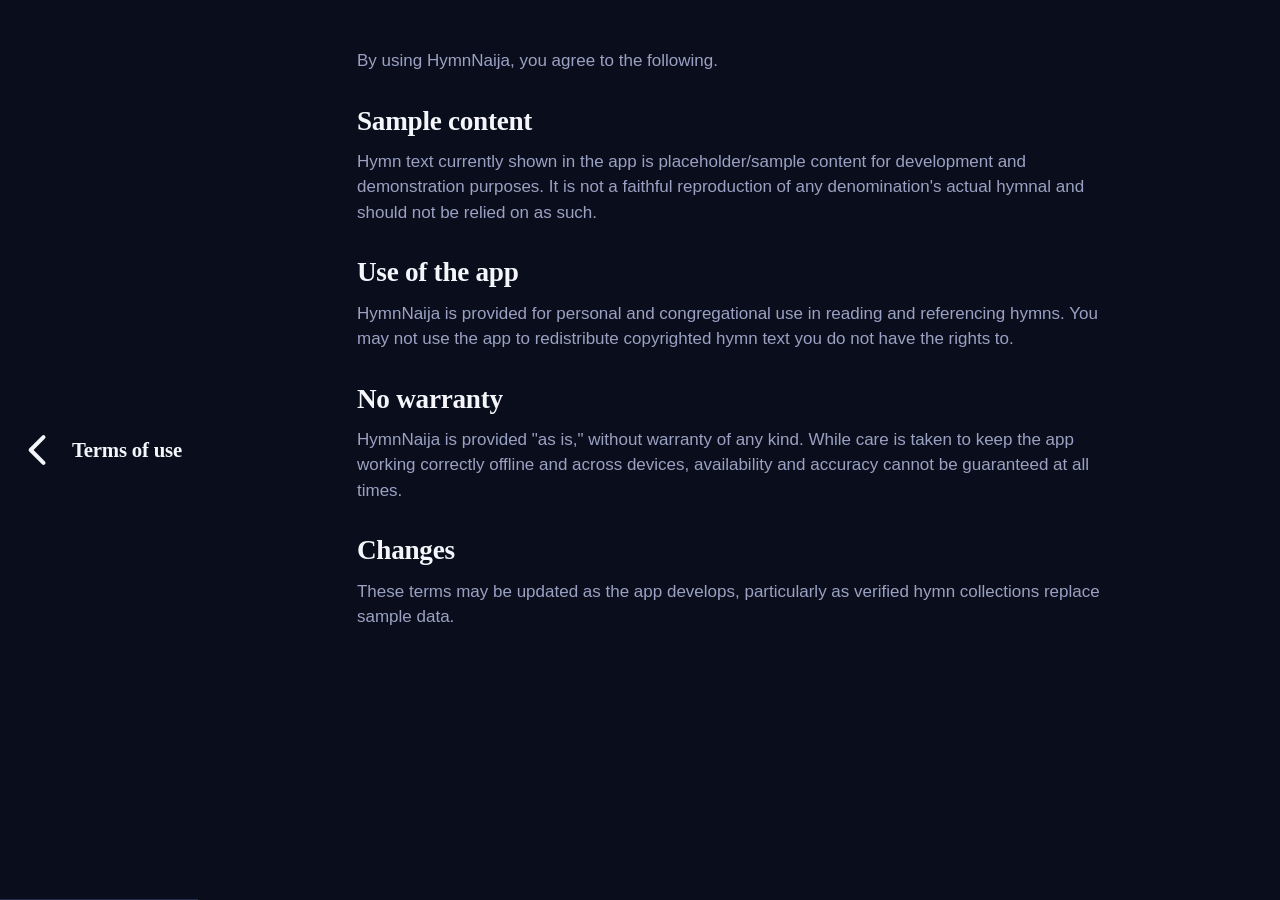
<file: terms.html>
<!DOCTYPE html>
<html lang="en">
<head>
<meta charset="UTF-8">
<meta name="viewport" content="width=device-width, initial-scale=1, viewport-fit=cover">
<title>Terms of use · HymnNaija</title>
<meta name="description" content="HymnNaija's terms of use.">
<meta name="theme-color" content="#1e2a52">
<link rel="manifest" href="manifest.json">
<link rel="icon" href="favicon.ico">
<link rel="apple-touch-icon" href="assets/icons/icon-180.png">
<meta name="apple-mobile-web-app-capable" content="yes">
<meta name="apple-mobile-web-app-status-bar-style" content="black-translucent">
<meta name="apple-mobile-web-app-title" content="HymnNaija">
<meta name="mobile-web-app-capable" content="yes">
<script>
  (function () {
    try {
      var pref = JSON.parse(localStorage.getItem("hymnnaija:theme") || '"system"');
      if (pref === "light" || pref === "dark") document.documentElement.setAttribute("data-theme", pref);
    } catch (e) {}
  })();
</script>
<link rel="stylesheet" href="css/styles.css">
</head>
<body data-page="settings">
<div class="app-shell">
<header class="topbar">
  <a class="topbar__back" href="settings.html" aria-label="Back to settings">
    <svg viewBox="0 0 24 24" fill="none" aria-hidden="true"><path d="M15 5l-7 7 7 7" stroke="currentColor" stroke-width="2.2" stroke-linecap="round" stroke-linejoin="round"/></svg>
  </a>
  <h1 class="topbar__title">Terms of use</h1>
</header>
<main id="main" class="doc-page">
  <p>By using HymnNaija, you agree to the following.</p>

  <h2>Sample content</h2>
  <p>Hymn text currently shown in the app is placeholder/sample content for development and demonstration purposes. It is not a faithful reproduction of any denomination's actual hymnal and should not be relied on as such.</p>

  <h2>Use of the app</h2>
  <p>HymnNaija is provided for personal and congregational use in reading and referencing hymns. You may not use the app to redistribute copyrighted hymn text you do not have the rights to.</p>

  <h2>No warranty</h2>
  <p>HymnNaija is provided "as is," without warranty of any kind. While care is taken to keep the app working correctly offline and across devices, availability and accuracy cannot be guaranteed at all times.</p>

  <h2>Changes</h2>
  <p>These terms may be updated as the app develops, particularly as verified hymn collections replace sample data.</p>
</main>
</div>
<script src="js/app.bundle.js"></script>
</body>
</html>
</file>
<file: css/styles.css>
/* =========================================================================
   HymnNaija — Design Tokens
   Palette: deep navy base with a violet -> blue brand gradient and warm
   gold accents (gilt hymnal edge), inspired by a modern dark gamified
   mobile UI. One unified look regardless of the light/dark toggle.
   Two families: Fraunces (display/hymn numbers) and Work Sans (UI + lyrics).
   ========================================================================= */

:root {
  /* --- Brand palette --- */
  --hn-navy-900: #070a15;
  --hn-navy-800: #0a0e1c;
  --hn-navy-700: #141a30;
  --hn-navy-600: #1c2340;
  --hn-navy-100: #eef0fb;

  --hn-violet-600: #6c5ce7;
  --hn-violet-500: #7c5cfc;
  --hn-blue-500: #4f7cff;

  --hn-gold-600: #d99a2b;
  --hn-gold-500: #f5b94d;
  --hn-gold-300: #ffd98a;

  --hn-leaf-600: #2ed8a7;
  --hn-rose-700: #ff6b81;

  --hn-ink-900: #050710;
  --hn-ink-500: #9aa1c2;

  /* --- Semantic tokens (single unified dark theme) --- */
  --bg: var(--hn-navy-800);
  --bg-elevated: var(--hn-navy-700);
  --bg-sunken: var(--hn-navy-900);
  --surface-border: #262c4a;

  --text-primary: #f5f6fb;
  --text-secondary: var(--hn-ink-500);
  --text-on-brand: #ffffff;

  --brand: var(--hn-violet-600);
  --brand-strong: #8b7cff;
  --brand-gradient: linear-gradient(135deg, var(--hn-violet-500), var(--hn-blue-500));
  --accent: var(--hn-gold-500);
  --accent-strong: var(--hn-gold-300);
  --favorite: var(--hn-rose-700);
  --success: var(--hn-leaf-600);

  --focus-ring: #8b7cff;

  --shadow-sm: 0 2px 8px rgba(0, 0, 0, 0.35);
  --shadow-md: 0 14px 34px rgba(76, 60, 220, 0.28);
  --shadow-glow: 0 10px 28px rgba(108, 92, 231, 0.45);

  /* --- Type ---
     No web fonts: the app must render identically online, offline and on
     slow/expensive mobile data, so we lean on well-set system stacks
     instead of a CDN font request. Distinctiveness comes from the scale,
     weight and spacing choices below, not the typeface itself. */
  --font-display: Georgia, "Iowan Old Style", "Palatino Linotype", "Book Antiqua", serif;
  --font-body: -apple-system, "Segoe UI", Roboto, "Helvetica Neue", Arial, sans-serif;

  --step--1: clamp(0.8rem, 0.78rem + 0.12vw, 0.875rem);
  --step-0: clamp(1rem, 0.96rem + 0.2vw, 1.0625rem);
  --step-1: clamp(1.15rem, 1.08rem + 0.35vw, 1.3rem);
  --step-2: clamp(1.4rem, 1.28rem + 0.6vw, 1.7rem);
  --step-3: clamp(1.9rem, 1.6rem + 1.4vw, 2.6rem);
  --step-4: clamp(2.4rem, 1.9rem + 2.4vw, 3.6rem);

  /* Reader font scale, adjustable by user (multiplier applied via JS) */
  --reader-scale: 1;

  /* --- Spacing (4px base) --- */
  --sp-1: 0.25rem;
  --sp-2: 0.5rem;
  --sp-3: 0.75rem;
  --sp-4: 1rem;
  --sp-5: 1.5rem;
  --sp-6: 2rem;
  --sp-7: 3rem;
  --sp-8: 4rem;

  --radius-sm: 10px;
  --radius-md: 16px;
  --radius-lg: 24px;
  --radius-pill: 999px;

  --content-max: 640px;
  --tap-min: 44px;

  --dur-fast: 120ms;
  --dur-med: 220ms;
  --ease-standard: cubic-bezier(0.2, 0.7, 0.3, 1);

  color-scheme: dark;
}

/* --- Explicit dark mode (kept identical: the app has one unified look) --- */
[data-theme="dark"] {
  --bg: var(--hn-navy-800);
  --bg-elevated: var(--hn-navy-700);
  --bg-sunken: var(--hn-navy-900);
  --surface-border: #262c4a;

  --text-primary: #f5f6fb;
  --text-secondary: var(--hn-ink-500);
  --text-on-brand: #ffffff;

  --brand: var(--hn-violet-600);
  --brand-strong: #8b7cff;
  --accent: var(--hn-gold-500);
  --accent-strong: var(--hn-gold-300);
  --favorite: var(--hn-rose-700);
  --success: var(--hn-leaf-600);

  --focus-ring: #8b7cff;

  --shadow-sm: 0 2px 8px rgba(0, 0, 0, 0.35);
  --shadow-md: 0 14px 34px rgba(76, 60, 220, 0.28);

  color-scheme: dark;
}

/* Respect OS setting only when the user has not chosen explicitly.
   theme.js sets data-theme as soon as it resolves a preference, so this
   is purely the pre-JS / no-JS fallback. Same unified palette either way. */
@media (prefers-color-scheme: light) {
  :root:not([data-theme="light"]):not([data-theme="dark"]) {
    --bg: var(--hn-navy-800);
    --bg-elevated: var(--hn-navy-700);
    --bg-sunken: var(--hn-navy-900);
    --surface-border: #262c4a;
    --text-primary: #f5f6fb;
    --text-secondary: var(--hn-ink-500);
    --text-on-brand: #ffffff;
    --brand: var(--hn-violet-600);
    --brand-strong: #8b7cff;
    --accent: var(--hn-gold-500);
    --accent-strong: var(--hn-gold-300);
    --favorite: var(--hn-rose-700);
    --success: var(--hn-leaf-600);
    --focus-ring: #8b7cff;
    color-scheme: dark;
  }
}
/* =========================================================================
   HymnNaija — Base
   ========================================================================= */

*, *::before, *::after { box-sizing: border-box; }

html {
  -webkit-text-size-adjust: 100%;
  text-size-adjust: 100%;
}

body {
  margin: 0;
  background: var(--bg);
  color: var(--text-primary);
  font-family: var(--font-body);
  font-size: var(--step-0);
  line-height: 1.5;
  -webkit-font-smoothing: antialiased;
  transition: background-color var(--dur-med) var(--ease-standard),
              color var(--dur-med) var(--ease-standard);
}

img, svg { display: block; max-width: 100%; }

h1, h2, h3, h4, p, figure { margin: 0; }

a { color: inherit; text-decoration: none; }

button, input, select, textarea {
  font: inherit;
  color: inherit;
}

button {
  background: none;
  border: 0;
  cursor: pointer;
}

ul, ol { margin: 0; padding: 0; list-style: none; }

/* Headings use the display face; keep weights moderate rather than heavy */
h1, h2, h3, .display {
  font-family: var(--font-display);
  font-weight: 600;
  letter-spacing: -0.01em;
  line-height: 1.15;
  color: var(--text-primary);
}

.eyebrow-label {
  font-size: var(--step--1);
  color: var(--text-secondary);
}

/* --- Accessibility: focus, motion, screen-reader utilities --- */

:focus { outline: none; }

:focus-visible {
  outline: 3px solid var(--focus-ring);
  outline-offset: 2px;
  border-radius: var(--radius-sm);
}

.sr-only {
  position: absolute;
  width: 1px; height: 1px;
  padding: 0; margin: -1px;
  overflow: hidden;
  clip: rect(0, 0, 0, 0);
  white-space: nowrap;
  border: 0;
}

.skip-link {
  position: absolute;
  left: var(--sp-3);
  top: -60px;
  background: var(--brand-strong);
  color: var(--text-on-brand);
  padding: var(--sp-3) var(--sp-4);
  border-radius: var(--radius-sm);
  z-index: 200;
  transition: top var(--dur-fast) var(--ease-standard);
}

.skip-link:focus { top: var(--sp-3); }

@media (prefers-reduced-motion: reduce) {
  *, *::before, *::after {
    animation-duration: 0.001ms !important;
    animation-iteration-count: 1 !important;
    transition-duration: 0.001ms !important;
    scroll-behavior: auto !important;
  }
}

/* Selection color tuned to brand */
::selection {
  background: var(--accent-300, var(--hn-gold-300));
  color: var(--hn-ink-900);
}
/* =========================================================================
   HymnNaija — Components
   ========================================================================= */

/* --- Top app bar --- */
.topbar {
  position: sticky;
  top: 0;
  z-index: 40;
  display: flex;
  align-items: center;
  gap: var(--sp-3);
  padding: var(--sp-3) var(--sp-4);
  background: var(--bg);
  border-bottom: 1px solid var(--surface-border);
}

.topbar__back,
.topbar__icon-btn {
  display: inline-flex;
  align-items: center;
  justify-content: center;
  width: var(--tap-min);
  height: var(--tap-min);
  border-radius: var(--radius-pill);
  color: var(--text-primary);
}

.topbar__back:hover, .topbar__icon-btn:hover { background: var(--bg-sunken); }

.topbar__title {
  flex: 1;
  min-width: 0;
  font-family: var(--font-display);
  font-size: var(--step-1);
  font-weight: 600;
  white-space: nowrap;
  overflow: hidden;
  text-overflow: ellipsis;
}

.brand-mark {
  display: inline-flex;
  align-items: center;
  gap: var(--sp-2);
  font-family: var(--font-display);
  font-size: var(--step-1);
  font-weight: 700;
  color: var(--text-primary);
}

.brand-mark img { width: 30px; height: 30px; border-radius: 8px; }

/* --- Buttons --- */
.btn {
  display: inline-flex;
  align-items: center;
  justify-content: center;
  gap: var(--sp-2);
  min-height: var(--tap-min);
  padding: var(--sp-3) var(--sp-5);
  border-radius: var(--radius-pill);
  font-weight: 600;
  font-size: var(--step-0);
  transition: background-color var(--dur-fast) var(--ease-standard),
              transform var(--dur-fast) var(--ease-standard),
              border-color var(--dur-fast) var(--ease-standard);
}

.btn:active { transform: scale(0.98); }

.btn--primary {
  background: var(--brand-gradient);
  color: var(--text-on-brand);
  box-shadow: var(--shadow-glow);
  border: none;
}
.btn--primary:hover { filter: brightness(1.08); }
.btn--primary:active { filter: brightness(0.96); }

.btn--gold {
  background: var(--accent);
  color: var(--hn-ink-900);
}
.btn--gold:hover { background: var(--accent-strong); }

.btn--ghost {
  background: transparent;
  border: 1.5px solid var(--surface-border);
  color: var(--text-primary);
}
.btn--ghost:hover { background: var(--bg-sunken); }

.btn--text {
  color: var(--brand);
  padding-inline: var(--sp-2);
  min-height: auto;
}

.btn--block { width: 100%; }

.btn--icon {
  width: var(--tap-min);
  height: var(--tap-min);
  min-height: var(--tap-min);
  padding: 0;
  border-radius: var(--radius-pill);
}

.btn[disabled] { opacity: 0.5; cursor: not-allowed; }

/* --- Search field --- */
.search-field {
  position: relative;
  display: flex;
  align-items: center;
}

.search-field__icon {
  position: absolute;
  left: var(--sp-4);
  color: var(--text-secondary);
  pointer-events: none;
}

.search-field input[type="search"] {
  width: 100%;
  min-height: var(--tap-min);
  padding: var(--sp-3) var(--sp-4) var(--sp-3) calc(var(--sp-4) * 2 + 14px);
  border-radius: var(--radius-pill);
  border: 1.5px solid var(--surface-border);
  background: var(--bg-elevated);
  color: var(--text-primary);
  font-size: var(--step-0);
}

.search-field input[type="search"]::-webkit-search-cancel-button { display: none; }

.search-field__clear {
  position: absolute;
  right: var(--sp-2);
  width: 32px; height: 32px;
  border-radius: var(--radius-pill);
  display: none;
  align-items: center;
  justify-content: center;
  color: var(--text-secondary);
}
.search-field__clear.is-visible { display: inline-flex; }
.search-field__clear:hover { background: var(--bg-sunken); }

/* --- Denomination chip / card --- */
.denom-scroller {
  display: flex;
  gap: var(--sp-3);
  overflow-x: auto;
  padding: var(--sp-1) var(--sp-4) var(--sp-2);
  margin: 0 calc(var(--sp-4) * -1);
  scroll-snap-type: x proximity;
  -ms-overflow-style: none;
  scrollbar-width: none;
}
.denom-scroller::-webkit-scrollbar { display: none; }

.denom-card {
  scroll-snap-align: start;
  flex: 0 0 auto;
  width: 148px;
  padding: var(--sp-4);
  border-radius: var(--radius-lg);
  background: linear-gradient(160deg, color-mix(in srgb, var(--card-accent, var(--brand)) 32%, var(--bg-elevated)), var(--bg-elevated));
  border: 1px solid color-mix(in srgb, var(--card-accent, var(--brand)) 45%, var(--surface-border));
  border-left: none;
  box-shadow: 0 8px 20px color-mix(in srgb, var(--card-accent, var(--brand)) 18%, transparent);
  transition: transform var(--dur-fast) var(--ease-standard), box-shadow var(--dur-fast) var(--ease-standard);
}

.denom-card:hover { box-shadow: 0 10px 26px color-mix(in srgb, var(--card-accent, var(--brand)) 28%, transparent); transform: translateY(-2px); }

.denom-card__emblem {
  width: 40px;
  height: 40px;
  border-radius: var(--radius-pill);
  background: color-mix(in srgb, var(--card-accent, var(--brand)) 24%, var(--bg-elevated));
  color: var(--card-accent, var(--brand));
  display: flex;
  align-items: center;
  justify-content: center;
  margin-bottom: var(--sp-3);
}
.denom-card__emblem svg { width: 22px; height: 22px; }

.denom-card__name {
  font-family: var(--font-display);
  font-weight: 600;
  font-size: var(--step-0);
  margin-bottom: var(--sp-1);
}

.denom-card__meta {
  font-size: var(--step--1);
  color: var(--text-secondary);
}

.denom-card--soon {
  opacity: 0.72;
  filter: grayscale(0.35);
  cursor: default;
  display: flex;
  flex-direction: column;
  gap: var(--sp-2);
}

.denom-card__soon-badge {
  display: inline-block;
  align-self: flex-start;
  background: color-mix(in srgb, var(--text-secondary) 25%, transparent);
  color: var(--text-secondary);
  border-radius: var(--radius-pill);
  padding: 2px 8px;
  font-size: 0.72em;
  font-weight: 700;
  letter-spacing: 0.02em;
  text-transform: uppercase;
}

.denom-card__request {
  font-size: var(--step--1);
  color: var(--accent-strong);
  text-decoration: underline;
  text-underline-offset: 2px;
}

.denom-grid {
  display: grid;
  grid-template-columns: repeat(2, 1fr);
  gap: var(--sp-3);
}

@media (min-width: 560px) {
  .denom-grid { grid-template-columns: repeat(3, 1fr); }
}
@media (min-width: 900px) {
  .denom-grid { grid-template-columns: repeat(4, 1fr); }
}

/* --- Hymn list row --- */
.hymn-list { display: flex; flex-direction: column; }

.hymn-row {
  display: flex;
  align-items: center;
  gap: var(--sp-4);
  padding: var(--sp-4);
  border-bottom: 1px solid var(--surface-border);
  min-height: var(--tap-min);
}

.hymn-row:hover { background: var(--bg-sunken); }

.hymn-row__number {
  font-family: var(--font-display);
  font-weight: 700;
  font-size: var(--step-1);
  color: var(--accent-strong);
  min-width: 2.4em;
  text-align: right;
}

.hymn-row__body { flex: 1; min-width: 0; }

.hymn-row__title {
  font-weight: 600;
  overflow: hidden;
  text-overflow: ellipsis;
  white-space: nowrap;
}

.hymn-row__meta {
  font-size: var(--step--1);
  color: var(--text-secondary);
  overflow: hidden;
  text-overflow: ellipsis;
  white-space: nowrap;
}

.hymn-row__fav {
  width: 40px; height: 40px;
  border-radius: var(--radius-pill);
  display: inline-flex;
  align-items: center;
  justify-content: center;
  color: var(--text-secondary);
  flex-shrink: 0;
}
.hymn-row__fav:hover { background: var(--bg-sunken); }
.hymn-row__fav[aria-pressed="true"] { color: var(--favorite); }

/* --- Recently viewed card --- */
.recent-card {
  display: flex;
  align-items: center;
  gap: var(--sp-3);
  padding: var(--sp-3) var(--sp-4);
  background: var(--bg-elevated);
  border: 1px solid var(--surface-border);
  border-radius: var(--radius-md);
}

/* --- Section heading --- */
.section-heading {
  display: flex;
  align-items: baseline;
  justify-content: space-between;
  margin-bottom: var(--sp-3);
}

.section-heading h2 {
  font-size: var(--step-1);
}

/* --- Empty / error state --- */
.state-block {
  text-align: center;
  padding: var(--sp-8) var(--sp-5);
  color: var(--text-secondary);
}

.state-block__icon {
  width: 56px; height: 56px;
  margin: 0 auto var(--sp-4);
  color: var(--text-secondary);
  opacity: 0.7;
}

.state-block h3 {
  font-size: var(--step-1);
  color: var(--text-primary);
  margin-bottom: var(--sp-2);
}

.state-block p { max-width: 32ch; margin: 0 auto; }

.state-block .btn { margin-top: var(--sp-5); }

/* --- Skeleton loading --- */
.skeleton {
  background: linear-gradient(90deg, var(--bg-sunken) 25%, var(--surface-border) 37%, var(--bg-sunken) 63%);
  background-size: 400% 100%;
  animation: skeleton-wave 1.4s ease infinite;
  border-radius: var(--radius-sm);
}

@keyframes skeleton-wave {
  0% { background-position: 100% 50%; }
  100% { background-position: 0 50%; }
}

@media (prefers-reduced-motion: reduce) {
  .skeleton { animation: none; background: var(--bg-sunken); }
}

.skeleton-row { display: flex; gap: var(--sp-4); padding: var(--sp-4); align-items: center; }
.skeleton-row .skeleton:first-child { width: 2em; height: 1.4em; }
.skeleton-row .skeleton:last-child { flex: 1; height: 1.4em; }

/* --- Toast --- */
.toast-region {
  position: fixed;
  left: 0; right: 0;
  bottom: calc(var(--bottom-nav-h, 0px) + var(--sp-4));
  display: flex;
  flex-direction: column;
  align-items: center;
  gap: var(--sp-2);
  pointer-events: none;
  z-index: 300;
}

.toast {
  pointer-events: auto;
  background: var(--brand-strong);
  color: var(--text-on-brand);
  padding: var(--sp-3) var(--sp-5);
  border-radius: var(--radius-pill);
  font-size: var(--step--1);
  box-shadow: var(--shadow-md);
  animation: toast-in var(--dur-med) var(--ease-standard);
}

@keyframes toast-in {
  from { opacity: 0; transform: translateY(8px); }
  to { opacity: 1; transform: translateY(0); }
}

/* --- Bottom tab bar --- */
.tabbar {
  position: fixed;
  left: 0; right: 0; bottom: 0;
  z-index: 40;
  display: flex;
  background: var(--bg-elevated);
  border-top: 1px solid var(--surface-border);
  padding-bottom: env(safe-area-inset-bottom, 0);
}

.tabbar__item {
  flex: 1;
  display: flex;
  flex-direction: column;
  align-items: center;
  gap: 2px;
  padding: var(--sp-2) 0 var(--sp-1);
  min-height: var(--tap-min);
  color: var(--text-secondary);
  font-size: 11px;
}

.tabbar__item svg { width: 22px; height: 22px; }

.tabbar__item[aria-current="page"] {
  color: var(--text-on-brand);
  position: relative;
}
.tabbar__item[aria-current="page"] svg {
  background: var(--brand-gradient);
  border-radius: var(--radius-pill);
  padding: 6px;
  width: 34px;
  height: 34px;
  box-shadow: var(--shadow-glow);
  margin-bottom: 1px;
}
[data-theme="dark"] .tabbar__item[aria-current="page"] { color: var(--text-on-brand); }

/* --- Bottom sheet / modal --- */
.sheet-backdrop {
  position: fixed; inset: 0;
  background: rgba(18, 24, 43, 0.5);
  z-index: 100;
  opacity: 0;
  pointer-events: none;
  transition: opacity var(--dur-med) var(--ease-standard);
}
.sheet-backdrop.is-open { opacity: 1; pointer-events: auto; }

.sheet {
  position: fixed;
  left: 0; right: 0; bottom: 0;
  z-index: 101;
  background: var(--bg-elevated);
  border-radius: var(--radius-lg) var(--radius-lg) 0 0;
  padding: var(--sp-3) var(--sp-5) calc(var(--sp-6) + env(safe-area-inset-bottom, 0));
  transform: translateY(100%);
  transition: transform var(--dur-med) var(--ease-standard);
  max-height: 80vh;
  overflow-y: auto;
  box-shadow: var(--shadow-md);
}
.sheet.is-open { transform: translateY(0); }

.sheet__handle {
  width: 40px; height: 4px;
  border-radius: var(--radius-pill);
  background: var(--surface-border);
  margin: var(--sp-2) auto var(--sp-4);
}

.sheet__action {
  display: flex;
  align-items: center;
  gap: var(--sp-4);
  width: 100%;
  padding: var(--sp-4) var(--sp-2);
  min-height: var(--tap-min);
  border-bottom: 1px solid var(--surface-border);
  text-align: left;
}
.sheet__action:last-child { border-bottom: none; }
.sheet__action:hover { color: var(--brand); }

/* --- Segmented control (theme / font size) --- */
.segmented {
  display: inline-flex;
  background: var(--bg-sunken);
  border-radius: var(--radius-pill);
  padding: 3px;
}

.segmented button {
  min-height: 36px;
  padding: 0 var(--sp-4);
  border-radius: var(--radius-pill);
  font-size: var(--step--1);
  font-weight: 600;
  color: var(--text-secondary);
}

.segmented button[aria-pressed="true"] {
  background: var(--bg-elevated);
  color: var(--text-primary);
  box-shadow: var(--shadow-sm);
}

/* --- Settings list --- */
.settings-group {
  background: var(--bg-elevated);
  border: 1px solid var(--surface-border);
  border-radius: var(--radius-md);
  overflow: hidden;
  margin-bottom: var(--sp-5);
}

.settings-row {
  display: flex;
  align-items: center;
  justify-content: space-between;
  gap: var(--sp-4);
  padding: var(--sp-4);
  border-bottom: 1px solid var(--surface-border);
  min-height: var(--tap-min);
}
.settings-row:last-child { border-bottom: none; }

.settings-row__label { font-weight: 500; }
.settings-row__hint { font-size: var(--step--1); color: var(--text-secondary); margin-top: 2px; }

/* --- Toggle switch --- */
.switch {
  position: relative;
  width: 46px; height: 26px;
  border-radius: var(--radius-pill);
  background: var(--surface-border);
  flex-shrink: 0;
  transition: background-color var(--dur-fast) var(--ease-standard);
}
.switch::after {
  content: "";
  position: absolute;
  top: 3px; left: 3px;
  width: 20px; height: 20px;
  border-radius: 50%;
  background: #fff;
  transition: transform var(--dur-fast) var(--ease-standard);
}
.switch[aria-checked="true"] { background: var(--brand); }
.switch[aria-checked="true"]::after { transform: translateX(20px); }

/* --- Badge --- */
.badge {
  display: inline-flex;
  align-items: center;
  padding: 2px var(--sp-2);
  border-radius: var(--radius-sm);
  font-size: 11px;
  font-weight: 600;
  background: var(--bg-sunken);
  color: var(--text-secondary);
}
/* =========================================================================
   HymnNaija — Layout
   ========================================================================= */

.app-shell {
  min-height: 100vh;
  min-height: 100dvh;
  display: flex;
  flex-direction: column;
}

main {
  flex: 1;
  width: 100%;
  max-width: var(--content-max);
  margin: 0 auto;
  padding: var(--sp-5) var(--sp-4) var(--sp-8);
}

.has-tabbar main { padding-bottom: calc(var(--bottom-nav-h, 64px) + var(--sp-6)); }

/* --- Home hero --- */
.hero {
  padding: var(--sp-6) 0 var(--sp-5);
}

.hero__greeting {
  font-family: var(--font-body);
  font-weight: 700;
  font-size: var(--step-2);
  margin-bottom: 2px;
}

.hero__subgreeting {
  color: var(--text-secondary);
  margin-bottom: var(--sp-5);
}

.hero-card {
  background: var(--brand-gradient);
  border-radius: var(--radius-lg);
  padding: var(--sp-5);
  color: var(--text-on-brand);
  box-shadow: var(--shadow-glow);
  margin-bottom: var(--sp-5);
}

.hero-card__label {
  display: inline-flex;
  align-items: center;
  gap: 6px;
  font-size: var(--step--1);
  font-weight: 600;
  opacity: 0.85;
  margin-bottom: var(--sp-2);
}

.hero-card__verse {
  font-family: var(--font-display);
  font-size: var(--step-1);
  line-height: 1.4;
}

.hero__tagline {
  font-family: var(--font-display);
  font-size: var(--step-3);
  line-height: 1.1;
  max-width: 14ch;
  margin-bottom: var(--sp-5);
}

.hero__tagline em {
  font-style: normal;
  color: var(--accent-strong);
}

.hero .search-field { margin-bottom: var(--sp-4); }

section + section,
.hero + section {
  margin-top: var(--sp-7);
}

/* --- Denomination page header --- */
.denom-header {
  padding: var(--sp-2) 0 var(--sp-5);
  border-bottom: 3px solid var(--card-accent, var(--brand));
  margin-bottom: var(--sp-4);
}

.denom-header__emblem {
  width: 48px;
  height: 48px;
  border-radius: var(--radius-pill);
  background: color-mix(in srgb, var(--card-accent, var(--brand)) 20%, var(--bg-elevated));
  color: var(--card-accent, var(--brand));
  display: flex;
  align-items: center;
  justify-content: center;
  margin-bottom: var(--sp-3);
}
.denom-header__emblem svg { width: 26px; height: 26px; }

.denom-header__book {
  font-size: var(--step--1);
  color: var(--text-secondary);
}

.denom-header__name {
  font-size: var(--step-3);
  margin: var(--sp-1) 0 var(--sp-3);
}

/* --- Favorites grouped list --- */
.fav-group {
  margin-bottom: var(--sp-6);
}

.fav-group__title {
  display: flex;
  align-items: center;
  gap: var(--sp-2);
  font-family: var(--font-display);
  font-size: var(--step-1);
  margin-bottom: var(--sp-2);
  padding-left: var(--sp-1);
  border-left: 4px solid var(--card-accent, var(--brand));
}

/* --- Search results page --- */
.search-page .search-field { margin-bottom: var(--sp-2); }

.search-filters {
  display: flex;
  gap: var(--sp-2);
  overflow-x: auto;
  padding: var(--sp-3) 0;
  margin-bottom: var(--sp-2);
  -ms-overflow-style: none;
  scrollbar-width: none;
}
.search-filters::-webkit-scrollbar { display: none; }

.filter-chip {
  flex: 0 0 auto;
  padding: var(--sp-2) var(--sp-4);
  border-radius: var(--radius-pill);
  border: 1.5px solid var(--surface-border);
  font-size: var(--step--1);
  font-weight: 600;
  color: var(--text-secondary);
  white-space: nowrap;
}

.filter-chip[aria-pressed="true"] {
  background: var(--brand);
  border-color: var(--brand);
  color: var(--text-on-brand);
}

.search-result-count {
  font-size: var(--step--1);
  color: var(--text-secondary);
  padding: var(--sp-2) 0;
}

mark {
  background: var(--hn-gold-300);
  color: var(--hn-ink-900);
  border-radius: 3px;
  padding: 0 1px;
}
[data-theme="dark"] mark { background: #6b5a2a; color: var(--text-primary); }

/* --- Static content pages (about/privacy/terms) --- */
.doc-page h2 { font-size: var(--step-2); margin: var(--sp-6) 0 var(--sp-3); }
.doc-page p, .doc-page li { color: var(--text-secondary); margin-bottom: var(--sp-3); }
.doc-page li { list-style: disc; margin-left: 1.2em; }

/* --- Simple fade-in for route content (single orchestrated moment) --- */
.route-enter {
  animation: route-fade var(--dur-med) var(--ease-standard);
}
@keyframes route-fade {
  from { opacity: 0; transform: translateY(6px); }
  to { opacity: 1; transform: translateY(0); }
}
@media (prefers-reduced-motion: reduce) {
  .route-enter { animation: none; }
}
/* =========================================================================
   HymnNaija — Reader
   ========================================================================= */

.reader-shell { padding-bottom: 0; }
.reader-shell main { padding-bottom: calc(var(--reader-bar-h, 72px) + var(--sp-6)); }

.reader-topbar {
  border-bottom: none;
  background: var(--bg);
}

.reader-topbar__ref {
  flex: 1;
  min-width: 0;
  display: flex;
  flex-direction: column;
  align-items: center;
  line-height: 1.15;
}

.reader-topbar__den {
  font-size: 11px;
  text-transform: none;
  color: var(--text-secondary);
}

.reader-topbar__num {
  font-family: var(--font-display);
  font-weight: 700;
  font-size: var(--step-0);
}

.hymn-heading {
  text-align: left;
  padding: var(--sp-2) 0 var(--sp-6);
  border-bottom: 1px solid var(--surface-border);
  margin-bottom: var(--sp-6);
}

.hymn-heading__number {
  font-family: var(--font-display);
  font-size: calc(var(--step-4) * var(--reader-scale, 1));
  color: var(--accent-strong);
  line-height: 1;
  margin-bottom: var(--sp-2);
}

.hymn-heading__title {
  font-size: calc(var(--step-3) * var(--reader-scale, 1));
  line-height: 1.15;
  margin-bottom: var(--sp-2);
}

.hymn-heading__meta {
  color: var(--text-secondary);
  font-size: calc(var(--step--1) * var(--reader-scale, 1));
}

.hymn-body {
  font-family: var(--font-body);
  font-size: calc(var(--step-1) * var(--reader-scale, 1));
  line-height: 1.75;
  max-width: 58ch;
}

.hymn-verse {
  display: flex;
  gap: var(--sp-4);
  margin-bottom: var(--sp-6);
}

.hymn-verse__number {
  flex-shrink: 0;
  font-family: var(--font-display);
  font-weight: 600;
  color: var(--accent-strong);
  min-width: 1.6em;
}

.hymn-verse__text {
  white-space: pre-line;
}

.hymn-source-note {
  margin-top: var(--sp-7);
  padding-top: var(--sp-4);
  border-top: 1px dashed var(--surface-border);
  font-size: var(--step--1);
  color: var(--text-secondary);
}

.hymn-source-note__badge {
  display: inline-block;
  background: color-mix(in srgb, var(--brand) 18%, transparent);
  color: var(--accent-strong);
  border-radius: var(--radius-pill);
  padding: 2px 8px;
  font-weight: 600;
  font-size: 0.85em;
  margin-right: 6px;
}

/* --- Sticky reader control bar --- */
.reader-bar {
  position: fixed;
  left: 0; right: 0; bottom: 0;
  z-index: 40;
  display: flex;
  align-items: center;
  justify-content: space-between;
  gap: var(--sp-2);
  padding: var(--sp-3) var(--sp-4);
  padding-bottom: calc(var(--sp-3) + env(safe-area-inset-bottom, 0));
  background: var(--bg-elevated);
  border-top: 1px solid var(--surface-border);
}

.reader-bar__nav {
  display: flex;
  align-items: center;
  gap: var(--sp-1);
  min-height: var(--tap-min);
  padding: 0 var(--sp-3);
  border-radius: var(--radius-pill);
  color: var(--text-primary);
  font-weight: 600;
  font-size: var(--step--1);
}
.reader-bar__nav:hover { background: var(--bg-sunken); }
.reader-bar__nav[disabled] { opacity: 0.35; }

.reader-bar__nav--prev svg { transform: rotate(180deg); }

.font-stepper {
  display: flex;
  align-items: center;
  gap: 2px;
  background: var(--bg-sunken);
  border-radius: var(--radius-pill);
  padding: 3px;
}

.font-stepper button {
  width: 36px; height: 36px;
  border-radius: var(--radius-pill);
  font-weight: 700;
  color: var(--text-primary);
}
.font-stepper button:hover { background: var(--bg-elevated); }
.font-stepper button[disabled] { opacity: 0.35; }

/* Immersive mode: hide chrome, keep only lyrics, restore with a tap */
.reader-shell.is-immersive .reader-topbar,
.reader-shell.is-immersive .reader-bar { display: none; }
.reader-shell.is-immersive main { padding-bottom: var(--sp-6); }
/* =========================================================================
   HymnNaija — Responsive
   Mobile is the base experience (see base/components/layout). This file
   adds breathing room and reflows chrome for tablet and desktop.
   ========================================================================= */

/* --- Tablet and up: bottom tab bar becomes a side rail is unnecessary here;
   keep the tab bar (thumb reach still matters on large phones/tablets held
   in portrait) but give content more width and padding. --- */
@media (min-width: 720px) {
  main { padding-left: var(--sp-6); padding-right: var(--sp-6); }

  .hero__tagline { font-size: var(--step-4); }

  .denom-card { width: 172px; }
}

/* --- Desktop: introduce a persistent left navigation rail instead of the
   bottom tab bar, and widen the reading column slightly. --- */
@media (min-width: 960px) {
  .app-shell { flex-direction: row; }

  .tabbar {
    position: sticky;
    top: 0;
    left: 0;
    bottom: auto;
    height: 100vh;
    width: 88px;
    flex-direction: column;
    justify-content: flex-start;
    align-items: center;
    gap: var(--sp-5);
    padding-top: var(--sp-6);
    border-top: none;
    border-right: 1px solid var(--surface-border);
    flex-shrink: 0;
  }

  .tabbar__item { flex: none; width: 56px; }

  main {
    flex: 1;
    max-width: 760px;
    padding: var(--sp-7) var(--sp-7) var(--sp-8);
  }

  .has-tabbar main { padding-bottom: var(--sp-8); }

  .topbar { max-width: none; }

  .reader-bar { left: 88px; }

  .toast-region { left: 88px; }

  .denom-scroller { flex-wrap: wrap; overflow: visible; margin: 0; }
  .denom-card { width: 200px; }
}

@media (min-width: 1200px) {
  main { max-width: 860px; }
  .hymn-body { max-width: 62ch; }
}

/* --- Small phones: tighten spacing slightly --- */
@media (max-width: 360px) {
  main { padding-left: var(--sp-3); padding-right: var(--sp-3); }
  .hero__tagline { font-size: var(--step-2); }
}

/* --- Print: a clean readable hymn sheet --- */
@media print {
  .topbar, .tabbar, .reader-bar, .sheet, .sheet-backdrop, .toast-region { display: none !important; }
  body { background: #fff; color: #000; }
  .hymn-body { max-width: none; }
}
</file>
